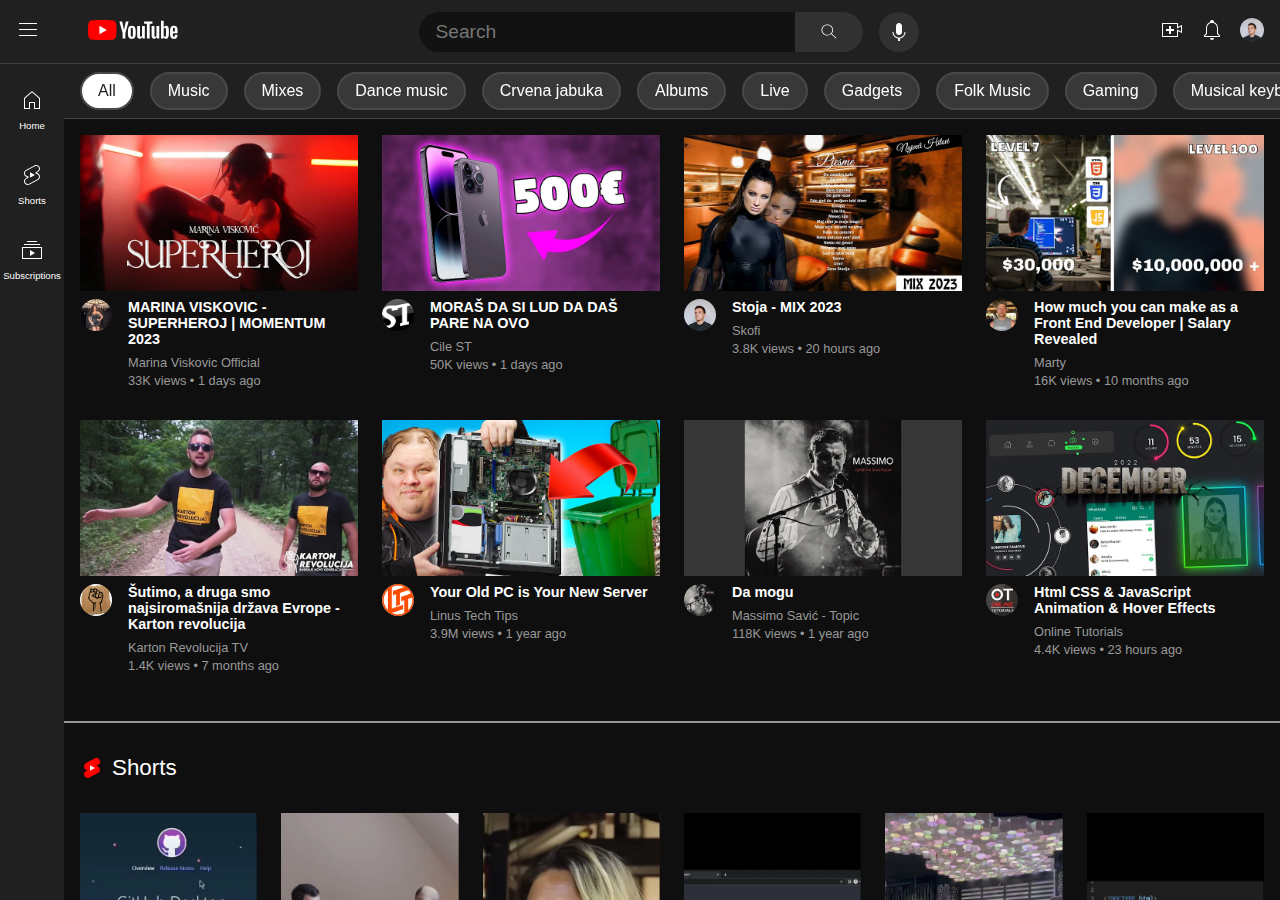
<file: index.html>
<!DOCTYPE html>
<html lang="en">
  <head>
    <meta charset="UTF-8" />
    <meta http-equiv="X-UA-Compatible" content="IE=edge" />
    <meta name="viewport" content="width=device-width, initial-scale=1.0" />
    <link rel="stylesheet" href="./style.css" />
    <link rel="shortcut icon" href="./favicon.ico" type="image/x-icon" />
    <title>YouTube</title>
  </head>
  <body>
    <!-- HEADER -->

    <header class="header">
      <!-- RIGHT SIDE OF HEADER -->

      <a href=""
        ><img src="./assets/menu.svg" alt="Menu" class="header__menu__side"
      /></a>
      <a href="#">
        <img src="./assets/logo.svg" alt="Logo" class="header__logo"
      /></a>

      <!-- CENTERED SEARCH BAR  -->

      <form class="header__search">
        <input type="text" class="header__search-input" placeholder="Search" />
        <button class="header__search__btn">
          <img
            src="./assets/search.svg"
            alt="Search"
            class="header__search__btn-icon"
          />
        </button>
        <button class="header__search__voice">
          <img
            src="./assets/voice.svg"
            alt="Voice search"
            class="header__search__voice__icon"
          />
        </button>
      </form>

      <!-- HEADER NAV BAR WITH CREATE, NOTIFICATIONS AND PROFILE ICONS -->

      <nav class="header__nav">
        <ul class="header__nav-list">
          <li class="header__nav-item">
            <a href="#" class="header__nav-link">
              <img
                src="./assets/create.svg"
                alt="Create"
                class="header__nav-icon"
              />
            </a>
          </li>
          <li class="header__nav-item">
            <a href="#" class="header__nav-link">
              <img
                src="./assets/notification.svg"
                alt="Create"
                class="header__nav-icon"
              />
            </a>
          </li>
          <li class="header__nav-item">
            <a href="#" class="header__nav-link header__nav-icon-profile">
              <img
                src="./assets/profile-image.jfif"
                alt="Create"
                class="header__nav-icon"
              />
            </a>
            <div class="header__nav-item-profile">
              <div class="header__nav-item-profile-about">
                <div class="header__nav-item-profile-about-image">
                  <img src="./assets/profile-image.jfif" alt="profile" />
                </div>
                <div class="header__nav-item-profile-about-info">
                  <span class="header__nav-item-profile-about-info-name"
                    >Mirnes Zahirović</span
                  >
                  <span class="header__nav-item-profile-about-info-email"
                    >contact@mirneszahirovic.me</span
                  >
                  <a href="#">Manage your Google Account</a>
                </div>
              </div>
              <nav class="header__nav-item-profile-nav">
                <ul class="header__nav-item-profile-nav-list">
                  <li class="header__nav-item-profile-nav-list-item">
                    <a
                      href="#"
                      class="header__nav-item-profile-nav-list-item-link"
                    >
                      <img
                        src="./assets/your-channel.svg"
                        alt=""
                        class="header__nav-item-profile-nav-list-item-link-img"
                      />
                      <span
                        class="header__nav-item-profile-nav-list-item-link-text"
                        >Your channel</span
                      >
                    </a>
                  </li>
                  <li class="header__nav-item-profile-nav-list-item">
                    <a
                      href="#"
                      class="header__nav-item-profile-nav-list-item-link"
                    >
                      <img
                        src="./assets/youtube-studio.svg"
                        alt=""
                        class="header__nav-item-profile-nav-list-item-link-img"
                      />
                      <span
                        class="header__nav-item-profile-nav-list-item-link-text"
                        >YouTube Studio</span
                      >
                    </a>
                  </li>
                  <li class="header__nav-item-profile-nav-list-item">
                    <a
                      href="#"
                      class="header__nav-item-profile-nav-list-item-link"
                    >
                      <img
                        src="./assets/switch-accounts.svg"
                        alt=""
                        class="header__nav-item-profile-nav-list-item-link-img"
                      />
                      <span
                        class="header__nav-item-profile-nav-list-item-link-text"
                        >Switch accounts</span
                      >
                    </a>
                  </li>
                  <li class="header__nav-item-profile-nav-list-item">
                    <a
                      href="#"
                      class="header__nav-item-profile-nav-list-item-link"
                    >
                      <img
                        src="./assets/signout.svg"
                        alt=""
                        class="header__nav-item-profile-nav-list-item-link-img"
                      />
                      <span
                        class="header__nav-item-profile-nav-list-item-link-text"
                        >Sign out</span
                      >
                    </a>
                  </li>
                </ul>
              </nav>
              <nav class="header__nav-item-profile-nav">
                <ul class="header__nav-item-profile-nav-list">
                  <li class="header__nav-item-profile-nav-list-item">
                    <a
                      href="#"
                      class="header__nav-item-profile-nav-list-item-link"
                    >
                      <img
                        src="./assets/pruchases.svg"
                        alt=""
                        class="header__nav-item-profile-nav-list-item-link-img"
                      />
                      <span
                        class="header__nav-item-profile-nav-list-item-link-text"
                        >Purchases and memberships
                      </span>
                    </a>
                  </li>
                  <li class="header__nav-item-profile-nav-list-item">
                    <a
                      href="#"
                      class="header__nav-item-profile-nav-list-item-link"
                    >
                      <img
                        src="./assets/your-data.svg"
                        alt=""
                        class="header__nav-item-profile-nav-list-item-link-img"
                      />
                      <span
                        class="header__nav-item-profile-nav-list-item-link-text"
                        >Your data in YouTube</span
                      >
                    </a>
                  </li>
                </ul>
              </nav>
              <nav class="header__nav-item-profile-nav">
                <ul class="header__nav-item-profile-nav-list">
                  <li class="header__nav-item-profile-nav-list-item">
                    <a
                      href="#"
                      class="header__nav-item-profile-nav-list-item-link"
                    >
                      <img
                        src="./assets/appearance.svg"
                        alt=""
                        class="header__nav-item-profile-nav-list-item-link-img"
                      />
                      <span
                        class="header__nav-item-profile-nav-list-item-link-text"
                        >Appearance: Device theme
                      </span>
                    </a>
                  </li>
                  <li class="header__nav-item-profile-nav-list-item">
                    <a
                      href="#"
                      class="header__nav-item-profile-nav-list-item-link"
                    >
                      <img
                        src="./assets/language.svg"
                        alt=""
                        class="header__nav-item-profile-nav-list-item-link-img"
                      />
                      <span
                        class="header__nav-item-profile-nav-list-item-link-text"
                        >Language: British English
                      </span>
                    </a>
                  </li>
                  <li class="header__nav-item-profile-nav-list-item">
                    <a
                      href="#"
                      class="header__nav-item-profile-nav-list-item-link"
                    >
                      <img
                        src="./assets/restricted.svg"
                        alt=""
                        class="header__nav-item-profile-nav-list-item-link-img"
                      />
                      <span
                        class="header__nav-item-profile-nav-list-item-link-text"
                        >Restricted Mode: Off
                      </span>
                    </a>
                  </li>
                  <li class="header__nav-item-profile-nav-list-item">
                    <a
                      href="#"
                      class="header__nav-item-profile-nav-list-item-link"
                    >
                      <img
                        src="./assets/location.svg"
                        alt=""
                        class="header__nav-item-profile-nav-list-item-link-img"
                      />
                      <span
                        class="header__nav-item-profile-nav-list-item-link-text"
                        >Location: Bosnia and Herzegovina
                      </span>
                    </a>
                  </li>
                  <li class="header__nav-item-profile-nav-list-item">
                    <a
                      href="#"
                      class="header__nav-item-profile-nav-list-item-link"
                    >
                      <img
                        src="./assets/keyboard-shortcuts.svg"
                        alt=""
                        class="header__nav-item-profile-nav-list-item-link-img"
                      />
                      <span
                        class="header__nav-item-profile-nav-list-item-link-text"
                        >Keyboard shortcuts
                      </span>
                    </a>
                  </li>
                </ul>
              </nav>
              <nav class="header__nav-item-profile-nav">
                <ul class="header__nav-item-profile-nav-list">
                  <li class="header__nav-item-profile-nav-list-item">
                    <a
                      href="#"
                      class="header__nav-item-profile-nav-list-item-link"
                    >
                      <img
                        src="./assets/settings.svg"
                        alt=""
                        class="header__nav-item-profile-nav-list-item-link-img"
                      />
                      <span
                        class="header__nav-item-profile-nav-list-item-link-text"
                        >Settings
                      </span>
                    </a>
                  </li>
                </ul>
              </nav>
              <nav class="header__nav-item-profile-nav">
                <ul class="header__nav-item-profile-nav-list">
                  <li class="header__nav-item-profile-nav-list-item">
                    <a
                      href="#"
                      class="header__nav-item-profile-nav-list-item-link"
                    >
                      <img
                        src="./assets/help.svg"
                        alt=""
                        class="header__nav-item-profile-nav-list-item-link-img"
                      />
                      <span
                        class="header__nav-item-profile-nav-list-item-link-text"
                        >Help
                      </span>
                    </a>
                  </li>
                  <li class="header__nav-item-profile-nav-list-item">
                    <a
                      href="#"
                      class="header__nav-item-profile-nav-list-item-link"
                    >
                      <img
                        src="./assets/send-feedback.svg"
                        alt=""
                        class="header__nav-item-profile-nav-list-item-link-img"
                      />
                      <span
                        class="header__nav-item-profile-nav-list-item-link-text"
                        >Send feedback
                      </span>
                    </a>
                  </li>
                </ul>
              </nav>
            </div>
          </li>
        </ul>
      </nav>
    </header>

    <!-- TABLET AND MOBILE HEADER-->

    <header class="header__mobile">
      <div class="header__mobile__search">
        <input type="text" class="header__mobile__search-input" />
      </div>
      <div class="header__mobile__logo">
        <img
          src="./assets/logo.svg"
          alt="Logo"
          class="header__mobile__logo-img"
        />
      </div>
      <div class="header__mobile__right-side">
        <img
          src="./assets/search.svg"
          alt="Search"
          class="header__mobile__right-side-search-img"
        />
        <img
          src="./assets/profile-image.jfif"
          alt=""
          class="header__mobile__right-side-profile"
        />
      </div>
    </header>

    <!-- MAIN CONTENT -->

    <main class="main">
      <!-- NAVIGATION ON LEFT SIDE OF MAIN CONTENT -->

      <nav class="main__nav">
        <!-- FIRST GROUP OF NAV LIST -->

        <ul class="main__nav__list">
          <li class="main__nav__list-item">
            <a href="#" class="main__nav__list-link">
              <img
                src="./assets/home.svg"
                alt="Home"
                class="main__nav__list-icon"
              />
              <span class="main__nav__list-text">Home</span>
            </a>
          </li>
          <li class="main__nav__list-item">
            <a href="#" class="main__nav__list-link">
              <img
                src="./assets/shorts.svg"
                alt="Shorts"
                class="main__nav__list-icon"
              />
              <span class="main__nav__list-text">Shorts</span>
            </a>
          </li>
          <li class="main__nav__list-item">
            <a href="#" class="main__nav__list-link">
              <img
                src="./assets/subscriptions.svg"
                alt="Subscriptions"
                class="main__nav__list-icon"
              />
              <span class="main__nav__list-text">Subscriptions</span>
            </a>
          </li>
        </ul>

        <!-- SECOND GROUP OF NAV LIST -->

        <ul class="main__nav__list">
          <li class="main__nav__list-item">
            <a href="#" class="main__nav__list-link">
              <img
                src="./assets/library.svg"
                alt="Library"
                class="main__nav__list-icon"
              />
              <span class="main__nav__list-text">Library</span>
            </a>
          </li>
          <li class="main__nav__list-item">
            <a href="#" class="main__nav__list-link">
              <img
                src="./assets/history.svg"
                alt="History"
                class="main__nav__list-icon"
              />
              <span class="main__nav__list-text">History</span>
            </a>
          </li>
          <li class="main__nav__list-item">
            <a href="#" class="main__nav__list-link">
              <img
                src="./assets/your-videos.svg"
                alt="Your videos"
                class="main__nav__list-icon"
              />
              <span class="main__nav__list-text">Your videos</span>
            </a>
          </li>
          <li class="main__nav__list-item">
            <a href="#" class="main__nav__list-link">
              <img
                src="./assets/watch-later.svg"
                alt="Watch later"
                class="main__nav__list-icon"
              />
              <span class="main__nav__list-text">Watch Later</span>
            </a>
          </li>
          <li class="main__nav__list-item">
            <a href="#" class="main__nav__list-link">
              <img
                src="./assets/liked-videos.svg"
                alt="Liked videos"
                class="main__nav__list-icon"
              />
              <span class="main__nav__list-text">Liked videos</span>
            </a>
          </li>
        </ul>

        <!-- THIRD GROUP OF NAV LIST -->

        <ul class="main__nav__list">
          <span class="main__nav__list__title">SUBSCRIPTIONS</span>
          <li class="main__nav__list-item">
            <a href="#" class="main__nav__list-link">
              <img
                src="./assets/profile1.jpg"
                alt="Hatunic"
                class="main__nav__list-icon-profile"
              />
              <span class="main__nav__list-text">Hatunic Guitar</span>
            </a>
          </li>
          <li class="main__nav__list-item">
            <a href="#" class="main__nav__list-link">
              <img
                src="./assets/profile2.jpg"
                alt="History"
                class="main__nav__list-icon-profile"
              />
              <span class="main__nav__list-text">Karton revolucija</span>
            </a>
          </li>
          <li class="main__nav__list-item">
            <a href="#" class="main__nav__list-link">
              <img
                src="./assets/profile3.jpg"
                alt="Your videos"
                class="main__nav__list-icon-profile"
              />
              <span class="main__nav__list-text">Akshay Saini</span>
            </a>
          </li>
          <li class="main__nav__list-item">
            <a href="#" class="main__nav__list-link">
              <img
                src="./assets/profile4.jpg"
                alt="Watch later"
                class="main__nav__list-icon-profile"
              />
              <span class="main__nav__list-text">cysecor</span>
            </a>
          </li>
          <li class="main__nav__list-item">
            <a href="#" class="main__nav__list-link">
              <img
                src="./assets/profile5.jpg"
                alt="Liked videos"
                class="main__nav__list-icon-profile"
              />
              <span class="main__nav__list-text">CodingNepal</span>
            </a>
          </li>
          <li class="main__nav__list-item">
            <a href="#" class="main__nav__list-link">
              <img
                src="./assets/profile6.jpg"
                alt="Balkan Code"
                class="main__nav__list-icon-profile"
              />
              <span class="main__nav__list-text">BalkanCode</span>
            </a>
          </li>
          <li class="main__nav__list-item">
            <a href="#" class="main__nav__list-link">
              <img
                src="./assets/profile7.jpg"
                alt="Online Tutorials"
                class="main__nav__list-icon-profile"
              />
              <span class="main__nav__list-text">Online Tutorials</span>
            </a>
          </li>
        </ul>

        <!-- FOURTH GROUP OF NAV LIST -->

        <ul class="main__nav__list">
          <span class="main__nav__list__title">EXPLORE</span>
          <li class="main__nav__list-item">
            <a href="#" class="main__nav__list-link">
              <img
                src="./assets/trending.svg"
                alt="Trending"
                class="main__nav__list-icon-profile"
              />
              <span class="main__nav__list-text">Trending</span>
            </a>
          </li>
          <li class="main__nav__list-item">
            <a href="#" class="main__nav__list-link">
              <img
                src="./assets/music.svg"
                alt="Trending"
                class="main__nav__list-icon-profile"
              />
              <span class="main__nav__list-text">Music</span>
            </a>
          </li>
          <li class="main__nav__list-item">
            <a href="#" class="main__nav__list-link">
              <img
                src="./assets/films.svg"
                alt="Trending"
                class="main__nav__list-icon-profile"
              />
              <span class="main__nav__list-text">Films</span>
            </a>
          </li>
          <li class="main__nav__list-item">
            <a href="#" class="main__nav__list-link">
              <img
                src="./assets/gaming.svg"
                alt="Trending"
                class="main__nav__list-icon-profile"
              />
              <span class="main__nav__list-text">Gaming</span>
            </a>
          </li>
          <li class="main__nav__list-item">
            <a href="#" class="main__nav__list-link">
              <img
                src="./assets/sport.svg"
                alt="Trending"
                class="main__nav__list-icon-profile"
              />
              <span class="main__nav__list-text">Sport</span>
            </a>
          </li>
        </ul>

        <!-- FIFT GROUP OF NAV LIST -->

        <ul class="main__nav__list">
          <span class="main__nav__list__title">MORE FROM YOUTUBE</span>
          <li class="main__nav__list-item">
            <a href="#" class="main__nav__list-link">
              <img
                src="./assets/yt-premium.svg"
                alt="YouTube Premium"
                class="main__nav__list-icon-profile"
              />
              <span class="main__nav__list-text">YouTube Premium</span>
            </a>
          </li>
          <li class="main__nav__list-item">
            <a href="#" class="main__nav__list-link">
              <img
                src="./assets/creator-studio.svg"
                alt="Creator Studio"
                class="main__nav__list-icon-profile"
              />
              <span class="main__nav__list-text">Creator Studio</span>
            </a>
          </li>
          <li class="main__nav__list-item">
            <a href="#" class="main__nav__list-link">
              <img
                src="./assets/yt-music.svg"
                alt="YouTube Music"
                class="main__nav__list-icon-profile"
              />
              <span class="main__nav__list-text">YouTube Music</span>
            </a>
          </li>
          <li class="main__nav__list-item">
            <a href="#" class="main__nav__list-link">
              <img
                src="./assets/yt-kids.svg"
                alt="YouTube Kids"
                class="main__nav__list-icon-profile"
              />
              <span class="main__nav__list-text">YouTube Kids</span>
            </a>
          </li>
          <li class="main__nav__list-item">
            <a href="#" class="main__nav__list-link">
              <img
                src="./assets/yt-tv.svg"
                alt="YouTube TV"
                class="main__nav__list-icon-profile"
              />
              <span class="main__nav__list-text">YouTube TV</span>
            </a>
          </li>
        </ul>

        <!-- SIX GROUP OF NAV LIST -->

        <ul class="main__nav__list">
          <li class="main__nav__list-item">
            <a href="#" class="main__nav__list-link">
              <img
                src="./assets/settings.svg"
                alt="Settings"
                class="main__nav__list-icon-profile"
              />
              <span class="main__nav__list-text">Settings</span>
            </a>
          </li>
          <li class="main__nav__list-item">
            <a href="#" class="main__nav__list-link">
              <img
                src="./assets/report-history.svg"
                alt="Report history"
                class="main__nav__list-icon-profile"
              />
              <span class="main__nav__list-text">Report history</span>
            </a>
          </li>
          <li class="main__nav__list-item">
            <a href="#" class="main__nav__list-link">
              <img
                src="./assets/help.svg"
                alt="Help"
                class="main__nav__list-icon-profile"
              />
              <span class="main__nav__list-text">Help</span>
            </a>
          </li>
          <li class="main__nav__list-item">
            <a href="#" class="main__nav__list-link">
              <img
                src="./assets/send-feedback.svg"
                alt="Send feedback"
                class="main__nav__list-icon-profile"
              />
              <span class="main__nav__list-text">Send feedback</span>
            </a>
          </li>
        </ul>

        <!-- NAV FOOTER -->

        <div class="main__nav__footer">
          <div class="main__nav__footer__links">
            <a href="#">About</a>
            <a href="#">Press</a>
            <a href="#">Copyright</a>
            <a href="#">Contact us</a>
            <a href="#">Creator</a>
            <a href="#">Advertise</a>
            <a href="#">Developers</a>
          </div>
          <div class="main__nav__footer__links">
            <a href="#">Terms</a>
            <a href="#">Privacy</a>
            <a href="#">Policy & Safety</a>
            <a href="#">How YouTube Works</a>
            <a href="#">Test new features</a>
          </div>
          <span class="main__nav__footer__copyright"
            >&copy; 2023 Google LLC
          </span>
        </div>
      </nav>

      <nav class="main__nav__tablet">
        <ul class="main__nav__tablet-list">
          <li class="main__nav__tablet-list-item">
            <a class="main__nav__tablet-list-item-link" href="#"
              ><img
                src="./assets/home.svg"
                alt=""
                class="main__nav__tablet-list-item--link-img"
              />
              <span class="main__nav__tablet-list-item-link-text">Home</span></a
            >
          </li>
          <li class="main__nav__tablet-list-item">
            <a class="main__nav__tablet-list-item-link" href="#"
              ><img
                src="./assets/shorts.svg"
                alt=""
                class="main__nav__tablet-list-item-link-img"
              />
              <span class="main__nav__tablet-list-item-link-text"
                >Shorts</span
              ></a
            >
          </li>
          <li class="main__nav__tablet-list-item">
            <a class="main__nav__tablet-list-item-link" href="#"
              ><img
                src="./assets/subscriptions.svg"
                alt=""
                class="main__nav__tablet-list-item-link-img"
              />
              <span class="main__nav__tablet-list-item-link-text"
                >Subscriptions</span
              ></a
            >
          </li>
        </ul>
      </nav>

      <!-- MAIN VIDEOS CONTAINER -->

      <div class="main__videos__container">
        <!-- VIDEOS CATEGORIES -->

        <nav class="main__videos__container__categories">
          <ul class="main__videos__container__categories-list">
            <li
              class="main__videos__container__categories-list-item active__link"
            >
              All
            </li>
            <li class="main__videos__container__categories-list-item">Music</li>
            <li class="main__videos__container__categories-list-item">Mixes</li>
            <li class="main__videos__container__categories-list-item">
              Dance music
            </li>
            <li class="main__videos__container__categories-list-item">
              Crvena jabuka
            </li>
            <li class="main__videos__container__categories-list-item">
              Albums
            </li>
            <li class="main__videos__container__categories-list-item">Live</li>
            <li class="main__videos__container__categories-list-item">
              Gadgets
            </li>
            <li class="main__videos__container__categories-list-item">
              Folk Music
            </li>
            <li class="main__videos__container__categories-list-item">
              Gaming
            </li>
            <li class="main__videos__container__categories-list-item">
              Musical keyboard
            </li>
            <li class="main__videos__container__categories-list-item">
              JavaScript
            </li>
            <li class="main__videos__container__categories-list-item">
              Computer programming
            </li>
          </ul>
        </nav>

        <!-- VIDEOS CONTAINER - FIRST GROUP-->

        <div class="main__videos__container__videos">
          <a href="watch/youtube_video.html">
            <div class="main__videos__container__videos-video">
              <img
                src="assets/videos/1.webp"
                alt="Thumbnail"
                class="main__videos__container__videos-video-thumbnail-img"
              />
              <div class="main__videos__container__videos-video-info">
                <div
                  class="main__videos__container__videos-video-info-publisher-image"
                >
                  <img src="assets/videos/marinaviskovic.jpg" alt="Profile" />
                </div>
                <div class="main__videos__container__videos-video-info-other">
                  <h3
                    class="main__videos__container__videos-video-info-other-title"
                  >
                    MARINA VISKOVIC - SUPERHEROJ | MOMENTUM 2023
                  </h3>
                  <p
                    class="main__videos__container__videos-video-info-other-publisher"
                  >
                    Marina Viskovic Official
                  </p>
                  <p
                    class="main__videos__container__videos-video-info-other-views"
                  >
                    33K views • 1 days ago
                  </p>
                </div>
              </div>
            </div>
          </a>

          <a href="watch/youtube_video.html">
            <div class="main__videos__container__videos-video">
              <img
                src="./assets/videos/2.webp"
                alt="Thumbnail"
                class="main__videos__container__videos-video-thumbnail-img"
              />
              <div class="main__videos__container__videos-video-info">
                <div
                  class="main__videos__container__videos-video-info-publisher-image"
                >
                  <img src="./assets/videos/cilest.jpg" alt="Profile" />
                </div>
                <div class="main__videos__container__videos-video-info-other">
                  <h3
                    class="main__videos__container__videos-video-info-other-title"
                  >
                    MORAŠ DA SI LUD DA DAŠ PARE NA OVO
                  </h3>
                  <p
                    class="main__videos__container__videos-video-info-other-publisher"
                  >
                    Cile ST
                  </p>
                  <p
                    class="main__videos__container__videos-video-info-other-views"
                  >
                    50K views • 1 days ago
                  </p>
                </div>
              </div>
            </div>
          </a>

          <a href="watch/youtube_video.html">
            <div class="main__videos__container__videos-video">
              <img
                src="./assets/videos/3.webp"
                alt="Thumbnail"
                class="main__videos__container__videos-video-thumbnail-img"
              />
              <div class="main__videos__container__videos-video-info">
                <div
                  class="main__videos__container__videos-video-info-publisher-image"
                >
                  <img src="./assets/profile-image.jfif" alt="Profile" />
                </div>
                <div class="main__videos__container__videos-video-info-other">
                  <h3
                    class="main__videos__container__videos-video-info-other-title"
                  >
                    Stoja - MIX 2023
                  </h3>
                  <p
                    class="main__videos__container__videos-video-info-other-publisher"
                  >
                    Skofi
                  </p>
                  <p
                    class="main__videos__container__videos-video-info-other-views"
                  >
                    3.8K views • 20 hours ago
                  </p>
                </div>
              </div>
            </div>
          </a>

          <a href="watch/youtube_video.html">
            <div class="main__videos__container__videos-video">
              <img
                src="./assets/videos/4.webp"
                alt="Thumbnail"
                class="main__videos__container__videos-video-thumbnail-img"
              />
              <div class="main__videos__container__videos-video-info">
                <div
                  class="main__videos__container__videos-video-info-publisher-image"
                >
                  <img src="./assets/videos/marty.jpg" alt="Profile" />
                </div>
                <div class="main__videos__container__videos-video-info-other">
                  <h3
                    class="main__videos__container__videos-video-info-other-title"
                  >
                    How much you can make as a Front End Developer | Salary
                    Revealed
                  </h3>
                  <p
                    class="main__videos__container__videos-video-info-other-publisher"
                  >
                    Marty
                  </p>
                  <p
                    class="main__videos__container__videos-video-info-other-views"
                  >
                    16K views • 10 months ago
                  </p>
                </div>
              </div>
            </div>
          </a>

          <a href="watch/youtube_video.html">
            <div class="main__videos__container__videos-video">
              <img
                src="./assets/videos/5.webp"
                alt="Thumbnail"
                class="main__videos__container__videos-video-thumbnail-img"
              />
              <div class="main__videos__container__videos-video-info">
                <div
                  class="main__videos__container__videos-video-info-publisher-image"
                >
                  <img
                    src="./assets/videos/kartonrevolucija.jpg"
                    alt="Profile"
                  />
                </div>
                <div class="main__videos__container__videos-video-info-other">
                  <h3
                    class="main__videos__container__videos-video-info-other-title"
                  >
                    Šutimo, a druga smo najsiromašnija država Evrope - Karton
                    revolucija
                  </h3>
                  <p
                    class="main__videos__container__videos-video-info-other-publisher"
                  >
                    Karton Revolucija TV
                  </p>
                  <p
                    class="main__videos__container__videos-video-info-other-views"
                  >
                    1.4K views • 7 months ago
                  </p>
                </div>
              </div>
            </div>
          </a>

          <a href="watch/youtube_video.html">
            <div class="main__videos__container__videos-video">
              <img
                src="./assets/videos/6.webp"
                alt="Thumbnail"
                class="main__videos__container__videos-video-thumbnail-img"
              />
              <div class="main__videos__container__videos-video-info">
                <div
                  class="main__videos__container__videos-video-info-publisher-image"
                >
                  <img src="./assets/videos/linustech.jpg" alt="Profile" />
                </div>
                <div class="main__videos__container__videos-video-info-other">
                  <h3
                    class="main__videos__container__videos-video-info-other-title"
                  >
                    Your Old PC is Your New Server
                  </h3>
                  <p
                    class="main__videos__container__videos-video-info-other-publisher"
                  >
                    Linus Tech Tips
                  </p>
                  <p
                    class="main__videos__container__videos-video-info-other-views"
                  >
                    3.9M views • 1 year ago
                  </p>
                </div>
              </div>
            </div>
          </a>

          <a href="watch/youtube_video.html">
            <div class="main__videos__container__videos-video">
              <img
                src="./assets/videos/7.webp"
                alt="Thumbnail"
                class="main__videos__container__videos-video-thumbnail-img"
              />
              <div class="main__videos__container__videos-video-info">
                <div
                  class="main__videos__container__videos-video-info-publisher-image"
                >
                  <img src="./assets/videos/massimo.jpg" alt="Profile" />
                </div>
                <div class="main__videos__container__videos-video-info-other">
                  <h3
                    class="main__videos__container__videos-video-info-other-title"
                  >
                    Da mogu
                  </h3>
                  <p
                    class="main__videos__container__videos-video-info-other-publisher"
                  >
                    Massimo Savić - Topic
                  </p>
                  <p
                    class="main__videos__container__videos-video-info-other-views"
                  >
                    118K views • 1 year ago
                  </p>
                </div>
              </div>
            </div>
          </a>

          <a href="watch/youtube_video.html">
            <div class="main__videos__container__videos-video">
              <img
                src="./assets/videos/8.webp"
                alt="Thumbnail"
                class="main__videos__container__videos-video-thumbnail-img"
              />
              <div class="main__videos__container__videos-video-info">
                <div
                  class="main__videos__container__videos-video-info-publisher-image"
                >
                  <img
                    src="./assets/videos/onlinetutorials.jpg"
                    alt="Profile"
                  />
                </div>
                <div class="main__videos__container__videos-video-info-other">
                  <h3
                    class="main__videos__container__videos-video-info-other-title"
                  >
                    Html CSS & JavaScript Animation & Hover Effects
                  </h3>
                  <p
                    class="main__videos__container__videos-video-info-other-publisher"
                  >
                    Online Tutorials
                  </p>
                  <p
                    class="main__videos__container__videos-video-info-other-views"
                  >
                    4.4K views • 23 hours ago
                  </p>
                </div>
              </div>
            </div>
          </a>
        </div>

        <!-- SHORTS CONTAINER -->
        <div class="main__videos__container__shorts__container">
          <div class="main__videos__container__shorts__container-logo">
            <img src="./assets/shorts-home.svg" alt="Shorts-logo" />
            <p class="main__videos__container__shorts__container-logo-text">
              Shorts
            </p>
          </div>
          <div class="main__videos__container__shorts__container__shorts">
            <div
              class="main__videos__container__shorts__container__shorts-short"
            >
              <img
                src="./assets/videos/1s.webp"
                alt="Short"
                class="main__videos__container__shorts__container__shorts-short-thumbnail"
              />
              <h4
                class="main__videos__container__shorts__container__shorts-short-title"
              >
                How to deploy your website for free...
              </h4>
              <p
                class="main__videos__container__shorts__container__shorts-short-views"
              >
                185 views
              </p>
            </div>
            <div
              class="main__videos__container__shorts__container__shorts-short"
            >
              <img
                src="./assets/videos/2s.webp"
                alt="Short"
                class="main__videos__container__shorts__container__shorts-short-thumbnail"
              />
              <h4
                class="main__videos__container__shorts__container__shorts-short-title"
              >
                AI će zamijeniti programere?
              </h4>
              <p
                class="main__videos__container__shorts__container__shorts-short-views"
              >
                1.6K views
              </p>
            </div>
            <div
              class="main__videos__container__shorts__container__shorts-short"
            >
              <img
                src="./assets/videos/3s.webp"
                alt="Short"
                class="main__videos__container__shorts__container__shorts-short-thumbnail"
              />
              <h4
                class="main__videos__container__shorts__container__shorts-short-title"
              >
                Feminizam - Nikea Vučetić
              </h4>
              <p
                class="main__videos__container__shorts__container__shorts-short-views"
              >
                274K views
              </p>
            </div>
            <div
              class="main__videos__container__shorts__container__shorts-short"
            >
              <img
                src="./assets/videos/4s.webp"
                alt="Short"
                class="main__videos__container__shorts__container__shorts-short-thumbnail"
              />
              <h4
                class="main__videos__container__shorts__container__shorts-short-title"
              >
                ChatGPT AI INSANE! Create Website with...
              </h4>
              <p
                class="main__videos__container__shorts__container__shorts-short-views"
              >
                163K views
              </p>
            </div>
            <div
              class="main__videos__container__shorts__container__shorts-short"
            >
              <img
                src="./assets/videos/5s.webp"
                alt="Short"
                class="main__videos__container__shorts__container__shorts-short-thumbnail"
              />
              <h4
                class="main__videos__container__shorts__container__shorts-short-title"
              >
                Tonska proba za početak koncerta...
              </h4>
              <p
                class="main__videos__container__shorts__container__shorts-short-views"
              >
                761K views
              </p>
            </div>
            <div
              class="main__videos__container__shorts__container__shorts-short"
            >
              <img
                src="./assets/videos/6s.webp"
                alt="Short"
                class="main__videos__container__shorts__container__shorts-short-thumbnail"
              />
              <h4
                class="main__videos__container__shorts__container__shorts-short-title"
              >
                html loader
              </h4>
              <p
                class="main__videos__container__shorts__container__shorts-short-views"
              >
                243K views
              </p>
            </div>
          </div>
        </div>

        <!-- SECOND VIDEO GROUP  -->

        <div
          class="main__videos__container__videos main__videos__container__videos__second-group"
        >
          <a href="watch/youtube_video.html">
            <div class="main__videos__container__videos-video">
              <img
                src="./assets/videos/9.webp"
                alt="Thumbnail"
                class="main__videos__container__videos-video-thumbnail-img"
              />
              <div class="main__videos__container__videos-video-info">
                <div
                  class="main__videos__container__videos-video-info-publisher-image"
                >
                  <img src="./assets/videos/croatiarecords.jpg" alt="Profile" />
                </div>
                <div class="main__videos__container__videos-video-info-other">
                  <h3
                    class="main__videos__container__videos-video-info-other-title"
                  >
                    Arsen Dedić - Ne plači (Official lyric video)
                  </h3>
                  <p
                    class="main__videos__container__videos-video-info-other-publisher"
                  >
                    Croatia Records
                  </p>
                  <p
                    class="main__videos__container__videos-video-info-other-views"
                  >
                    1.4K views • 21 hours ago
                  </p>
                </div>
              </div>
            </div>
          </a>

          <a href="watch/youtube_video.html">
            <div class="main__videos__container__videos-video">
              <img
                src="./assets/videos/10.webp"
                alt="Thumbnail"
                class="main__videos__container__videos-video-thumbnail-img"
              />
              <div class="main__videos__container__videos-video-info">
                <div
                  class="main__videos__container__videos-video-info-publisher-image"
                >
                  <img src="./assets/videos/hrtglazba.jpg" alt="Profile" />
                </div>
                <div class="main__videos__container__videos-video-info-other">
                  <h3
                    class="main__videos__container__videos-video-info-other-title"
                  >
                    Parni Valjak - 30 godina (i to bi bilo to) - drugi dio
                  </h3>
                  <p
                    class="main__videos__container__videos-video-info-other-publisher"
                  >
                    HRT Glazba
                  </p>
                  <p
                    class="main__videos__container__videos-video-info-other-views"
                  >
                    406K views • 2 years ago
                  </p>
                </div>
              </div>
            </div>
          </a>

          <a href="watch/youtube_video.html">
            <div class="main__videos__container__videos-video">
              <img
                src="./assets/videos/11.webp"
                alt="Thumbnail"
                class="main__videos__container__videos-video-thumbnail-img"
              />
              <div class="main__videos__container__videos-video-info">
                <div
                  class="main__videos__container__videos-video-info-publisher-image"
                >
                  <img
                    src="./assets/videos/techworldwithnana.jpg"
                    alt="Profile"
                  />
                </div>
                <div class="main__videos__container__videos-video-info-other">
                  <h3
                    class="main__videos__container__videos-video-info-other-title"
                  >
                    Azure DevOps Tutorial for Beginners | CI/CD with Azure
                    Pipelines
                  </h3>
                  <p
                    class="main__videos__container__videos-video-info-other-publisher"
                  >
                    TechWorld with Nana
                  </p>
                  <p
                    class="main__videos__container__videos-video-info-other-views"
                  >
                    303K views • 6 months ago
                  </p>
                </div>
              </div>
            </div>
          </a>

          <a href="watch/youtube_video.html">
            <div class="main__videos__container__videos-video">
              <img
                src="./assets/videos/12.webp"
                alt="Thumbnail"
                class="main__videos__container__videos-video-thumbnail-img"
              />
              <div class="main__videos__container__videos-video-info">
                <div
                  class="main__videos__container__videos-video-info-publisher-image"
                >
                  <img src="./assets/videos/bajtbox.jpg" alt="Profile" />
                </div>
                <div class="main__videos__container__videos-video-info-other">
                  <h3
                    class="main__videos__container__videos-video-info-other-title"
                  >
                    KAKO JE SVE POČELO - Sony PlayStation 1
                  </h3>
                  <p
                    class="main__videos__container__videos-video-info-other-publisher"
                  >
                    Bajtbox
                  </p>
                  <p
                    class="main__videos__container__videos-video-info-other-views"
                  >
                    31K views • 2 weeks ago
                  </p>
                </div>
              </div>
            </div>
          </a>

          <a href="watch/youtube_video.html">
            <div class="main__videos__container__videos-video">
              <img
                src="./assets/videos/13.webp"
                alt="Thumbnail"
                class="main__videos__container__videos-video-thumbnail-img"
              />
              <div class="main__videos__container__videos-video-info">
                <div
                  class="main__videos__container__videos-video-info-publisher-image"
                >
                  <img src="./assets/videos/davegray.jpg" alt="Profile" />
                </div>
                <div class="main__videos__container__videos-video-info-other">
                  <h3
                    class="main__videos__container__videos-video-info-other-title"
                  >
                    React Redux Full Course for Beginners | Redux Toolkit
                    Complete...
                  </h3>
                  <p
                    class="main__videos__container__videos-video-info-other-publisher"
                  >
                    Dave Gray
                  </p>
                  <p
                    class="main__videos__container__videos-video-info-other-views"
                  >
                    175K views • 8 months ago
                  </p>
                </div>
              </div>
            </div>
          </a>

          <a href="watch/youtube_video.html">
            <div class="main__videos__container__videos-video">
              <img
                src="./assets/videos/14.webp"
                alt="Thumbnail"
                class="main__videos__container__videos-video-thumbnail-img"
              />
              <div class="main__videos__container__videos-video-info">
                <div
                  class="main__videos__container__videos-video-info-publisher-image"
                >
                  <img src="./assets/videos/webdevcody.jpg" alt="Profile" />
                </div>
                <div class="main__videos__container__videos-video-info-other">
                  <h3
                    class="main__videos__container__videos-video-info-other-title"
                  >
                    Is ChatGPT actually useful for coding?;
                  </h3>
                  <p
                    class="main__videos__container__videos-video-info-other-publisher"
                  >
                    Web Dev Cody
                  </p>
                  <p
                    class="main__videos__container__videos-video-info-other-views"
                  >
                    196K views • 1 month ago
                  </p>
                </div>
              </div>
            </div>
          </a>

          <a href="watch/youtube_video.html">
            <div class="main__videos__container__videos-video">
              <img
                src="./assets/videos/15.webp"
                alt="Thumbnail"
                class="main__videos__container__videos-video-thumbnail-img"
              />
              <div class="main__videos__container__videos-video-info">
                <div
                  class="main__videos__container__videos-video-info-publisher-image"
                >
                  <img src="./assets/videos/awesome.jpg" alt="Profile" />
                </div>
                <div class="main__videos__container__videos-video-info-other">
                  <h3
                    class="main__videos__container__videos-video-info-other-title"
                  >
                    C5 dev trends to follow in 2023
                  </h3>
                  <p
                    class="main__videos__container__videos-video-info-other-publisher"
                  >
                    Awesome
                  </p>
                  <p
                    class="main__videos__container__videos-video-info-other-views"
                  >
                    46K views • 3 weeks ago
                  </p>
                </div>
              </div>
            </div>
          </a>

          <a href="watch/youtube_video.html">
            <div class="main__videos__container__videos-video">
              <img
                src="./assets/videos/16.webp"
                alt="Thumbnail"
                class="main__videos__container__videos-video-thumbnail-img"
              />
              <div class="main__videos__container__videos-video-info">
                <div
                  class="main__videos__container__videos-video-info-publisher-image"
                >
                  <img src="./assets/videos/freecodecamp.jpg" alt="Profile" />
                </div>
                <div class="main__videos__container__videos-video-info-other">
                  <h3
                    class="main__videos__container__videos-video-info-other-title"
                  >
                    Learn Python GUI Development for Desktop - PySide6 and Qt
                    Tutorial
                  </h3>
                  <p
                    class="main__videos__container__videos-video-info-other-publisher"
                  >
                    freeCodeCamp.org
                  </p>
                  <p
                    class="main__videos__container__videos-video-info-other-views"
                  >
                    103K views • 1 month ago
                  </p>
                </div>
              </div>
            </div>
          </a>

          <!--
            Hello
          -->
          <!--           
          <div class="main__videos__container__videos-video">
            <img
              src="./assets/videos/1.webp"
              alt="Thumbnail"
              class="main__videos__container__videos-video-thumbnail-img"
            />
            <div class="main__videos__container__videos-video-info">
              <div
                class="main__videos__container__videos-video-info-publisher-image"
              >
                <img src="./assets/profile-image.jfif" alt="Profile" />
              </div>
              <div class="main__videos__container__videos-video-info-other">
                <h3
                  class="main__videos__container__videos-video-info-other-title"
                >
                  Can ChatGPT write good CSS?
                </h3>
                <p
                  class="main__videos__container__videos-video-info-other-publisher"
                >
                  Kevin Powwel
                </p>
                <p
                  class="main__videos__container__videos-video-info-other-views"
                >
                  128K views • 2 days ago
                </p>
              </div>
            </div>
          </div>
          <div class="main__videos__container__videos-video">
            <img
              src="./assets/videos/1.webp"
              alt="Thumbnail"
              class="main__videos__container__videos-video-thumbnail-img"
            />
            <div class="main__videos__container__videos-video-info">
              <div
                class="main__videos__container__videos-video-info-publisher-image"
              >
                <img src="./assets/profile-image.jfif" alt="Profile" />
              </div>
              <div class="main__videos__container__videos-video-info-other">
                <h3
                  class="main__videos__container__videos-video-info-other-title"
                >
                  Can ChatGPT write good CSS?
                </h3>
                <p
                  class="main__videos__container__videos-video-info-other-publisher"
                >
                  Kevin Powwel
                </p>
                <p
                  class="main__videos__container__videos-video-info-other-views"
                >
                  128K views • 2 days ago
                </p>
              </div>
            </div>
          </div>
          <div class="main__videos__container__videos-video">
            <img
              src="./assets/videos/1.webp"
              alt="Thumbnail"
              class="main__videos__container__videos-video-thumbnail-img"
            />
            <div class="main__videos__container__videos-video-info">
              <div
                class="main__videos__container__videos-video-info-publisher-image"
              >
                <img src="./assets/profile-image.jfif" alt="Profile" />
              </div>
              <div class="main__videos__container__videos-video-info-other">
                <h3
                  class="main__videos__container__videos-video-info-other-title"
                >
                  Can ChatGPT write good CSS?
                </h3>
                <p
                  class="main__videos__container__videos-video-info-other-publisher"
                >
                  Kevin Powwel
                </p>
                <p
                  class="main__videos__container__videos-video-info-other-views"
                >
                  128K views • 2 days ago
                </p>
              </div>
            </div>
          </div>
          <div class="main__videos__container__videos-video">
            <img
              src="./assets/videos/1.webp"
              alt="Thumbnail"
              class="main__videos__container__videos-video-thumbnail-img"
            />
            <div class="main__videos__container__videos-video-info">
              <div
                class="main__videos__container__videos-video-info-publisher-image"
              >
                <img src="./assets/profile-image.jfif" alt="Profile" />
              </div>
              <div class="main__videos__container__videos-video-info-other">
                <h3
                  class="main__videos__container__videos-video-info-other-title"
                >
                  Can ChatGPT write good CSS?
                </h3>
                <p
                  class="main__videos__container__videos-video-info-other-publisher"
                >
                  Kevin Powwel
                </p>
                <p
                  class="main__videos__container__videos-video-info-other-views"
                >
                  128K views • 2 days ago
                </p>
              </div>
            </div>
          </div>
          <div class="main__videos__container__videos-video">
            <img
              src="./assets/videos/1.webp"
              alt="Thumbnail"
              class="main__videos__container__videos-video-thumbnail-img"
            />
            <div class="main__videos__container__videos-video-info">
              <div
                class="main__videos__container__videos-video-info-publisher-image"
              >
                <img src="./assets/profile-image.jfif" alt="Profile" />
              </div>
              <div class="main__videos__container__videos-video-info-other">
                <h3
                  class="main__videos__container__videos-video-info-other-title"
                >
                  Can ChatGPT write good CSS?
                </h3>
                <p
                  class="main__videos__container__videos-video-info-other-publisher"
                >
                  Kevin Powwel
                </p>
                <p
                  class="main__videos__container__videos-video-info-other-views"
                >
                  128K views • 2 days ago
                </p>
              </div>
            </div>
          </div>
          <div class="main__videos__container__videos-video">
            <img
              src="./assets/videos/1.webp"
              alt="Thumbnail"
              class="main__videos__container__videos-video-thumbnail-img"
            />
            <div class="main__videos__container__videos-video-info">
              <div
                class="main__videos__container__videos-video-info-publisher-image"
              >
                <img src="./assets/profile-image.jfif" alt="Profile" />
              </div>
              <div class="main__videos__container__videos-video-info-other">
                <h3
                  class="main__videos__container__videos-video-info-other-title"
                >
                  Can ChatGPT write good CSS?
                </h3>
                <p
                  class="main__videos__container__videos-video-info-other-publisher"
                >
                  Kevin Powwel
                </p>
                <p
                  class="main__videos__container__videos-video-info-other-views"
                >
                  128K views • 2 days ago
                </p>
              </div>
            </div>
          </div>
          <div class="main__videos__container__videos-video">
            <img
              src="./assets/videos/1.webp"
              alt="Thumbnail"
              class="main__videos__container__videos-video-thumbnail-img"
            />
            <div class="main__videos__container__videos-video-info">
              <div
                class="main__videos__container__videos-video-info-publisher-image"
              >
                <img src="./assets/profile-image.jfif" alt="Profile" />
              </div>
              <div class="main__videos__container__videos-video-info-other">
                <h3
                  class="main__videos__container__videos-video-info-other-title"
                >
                  Can ChatGPT write good CSS?
                </h3>
                <p
                  class="main__videos__container__videos-video-info-other-publisher"
                >
                  Kevin Powwel
                </p>
                <p
                  class="main__videos__container__videos-video-info-other-views"
                >
                  128K views • 2 days ago
                </p>
              </div>
            </div>
          </div>
          <div class="main__videos__container__videos-video">
            <img
              src="./assets/videos/1.webp"
              alt="Thumbnail"
              class="main__videos__container__videos-video-thumbnail-img"
            />
            <div class="main__videos__container__videos-video-info">
              <div
                class="main__videos__container__videos-video-info-publisher-image"
              >
                <img src="./assets/profile-image.jfif" alt="Profile" />
              </div>
              <div class="main__videos__container__videos-video-info-other">
                <h3
                  class="main__videos__container__videos-video-info-other-title"
                >
                  Can ChatGPT write good CSS?
                </h3>
                <p
                  class="main__videos__container__videos-video-info-other-publisher"
                >
                  Kevin Powwel
                </p>
                <p
                  class="main__videos__container__videos-video-info-other-views"
                >
                  128K views • 2 days ago
                </p>
              </div>
            </div>
          </div>
          <div class="main__videos__container__videos-video">
            <img
              src="./assets/videos/1.webp"
              alt="Thumbnail"
              class="main__videos__container__videos-video-thumbnail-img"
            />
            <div class="main__videos__container__videos-video-info">
              <div
                class="main__videos__container__videos-video-info-publisher-image"
              >
                <img src="./assets/profile-image.jfif" alt="Profile" />
              </div>
              <div class="main__videos__container__videos-video-info-other">
                <h3
                  class="main__videos__container__videos-video-info-other-title"
                >
                  Can ChatGPT write good CSS?
                </h3>
                <p
                  class="main__videos__container__videos-video-info-other-publisher"
                >
                  Kevin Powwel
                </p>
                <p
                  class="main__videos__container__videos-video-info-other-views"
                >
                  128K views • 2 days ago
                </p>
              </div>
            </div>
          </div>
          <div class="main__videos__container__videos-video">
            <img
              src="./assets/videos/1.webp"
              alt="Thumbnail"
              class="main__videos__container__videos-video-thumbnail-img"
            />
            <div class="main__videos__container__videos-video-info">
              <div
                class="main__videos__container__videos-video-info-publisher-image"
              >
                <img src="./assets/profile-image.jfif" alt="Profile" />
              </div>
              <div class="main__videos__container__videos-video-info-other">
                <h3
                  class="main__videos__container__videos-video-info-other-title"
                >
                  Can ChatGPT write good CSS?
                </h3>
                <p
                  class="main__videos__container__videos-video-info-other-publisher"
                >
                  Kevin Powwel
                </p>
                <p
                  class="main__videos__container__videos-video-info-other-views"
                >
                  128K views • 2 days ago
                </p>
              </div>
            </div>
          </div>
          <div class="main__videos__container__videos-video">
            <img
              src="./assets/videos/1.webp"
              alt="Thumbnail"
              class="main__videos__container__videos-video-thumbnail-img"
            />
            <div class="main__videos__container__videos-video-info">
              <div
                class="main__videos__container__videos-video-info-publisher-image"
              >
                <img src="./assets/profile-image.jfif" alt="Profile" />
              </div>
              <div class="main__videos__container__videos-video-info-other">
                <h3
                  class="main__videos__container__videos-video-info-other-title"
                >
                  Can ChatGPT write good CSS?
                </h3>
                <p
                  class="main__videos__container__videos-video-info-other-publisher"
                >
                  Kevin Powwel
                </p>
                <p
                  class="main__videos__container__videos-video-info-other-views"
                >
                  128K views • 2 days ago
                </p>
              </div>
            </div>
          </div>
          <div class="main__videos__container__videos-video">
            <img
              src="./assets/videos/1.webp"
              alt="Thumbnail"
              class="main__videos__container__videos-video-thumbnail-img"
            />
            <div class="main__videos__container__videos-video-info">
              <div
                class="main__videos__container__videos-video-info-publisher-image"
              >
                <img src="./assets/profile-image.jfif" alt="Profile" />
              </div>
              <div class="main__videos__container__videos-video-info-other">
                <h3
                  class="main__videos__container__videos-video-info-other-title"
                >
                  Can ChatGPT write good CSS?
                </h3>
                <p
                  class="main__videos__container__videos-video-info-other-publisher"
                >
                  Kevin Powwel
                </p>
                <p
                  class="main__videos__container__videos-video-info-other-views"
                >
                  128K views • 2 days ago
                </p>
              </div>
            </div>
          </div>
          <div class="main__videos__container__videos-video">
            <img
              src="./assets/videos/1.webp"
              alt="Thumbnail"
              class="main__videos__container__videos-video-thumbnail-img"
            />
            <div class="main__videos__container__videos-video-info">
              <div
                class="main__videos__container__videos-video-info-publisher-image"
              >
                <img src="./assets/profile-image.jfif" alt="Profile" />
              </div>
              <div class="main__videos__container__videos-video-info-other">
                <h3
                  class="main__videos__container__videos-video-info-other-title"
                >
                  Can ChatGPT write good CSS?
                </h3>
                <p
                  class="main__videos__container__videos-video-info-other-publisher"
                >
                  Kevin Powwel
                </p>
                <p
                  class="main__videos__container__videos-video-info-other-views"
                >
                  128K views • 2 days ago
                </p>
              </div>
            </div>
          </div>
          <div class="main__videos__container__videos-video">
            <img
              src="./assets/videos/1.webp"
              alt="Thumbnail"
              class="main__videos__container__videos-video-thumbnail-img"
            />
            <div class="main__videos__container__videos-video-info">
              <div
                class="main__videos__container__videos-video-info-publisher-image"
              >
                <img src="./assets/profile-image.jfif" alt="Profile" />
              </div>
              <div class="main__videos__container__videos-video-info-other">
                <h3
                  class="main__videos__container__videos-video-info-other-title"
                >
                  Can ChatGPT write good CSS?
                </h3>
                <p
                  class="main__videos__container__videos-video-info-other-publisher"
                >
                  Kevin Powwel
                </p>
                <p
                  class="main__videos__container__videos-video-info-other-views"
                >
                  128K views • 2 days ago
                </p>
              </div>
            </div>
          </div>
          <div class="main__videos__container__videos-video">
            <img
              src="./assets/videos/1.webp"
              alt="Thumbnail"
              class="main__videos__container__videos-video-thumbnail-img"
            />
            <div class="main__videos__container__videos-video-info">
              <div
                class="main__videos__container__videos-video-info-publisher-image"
              >
                <img src="./assets/profile-image.jfif" alt="Profile" />
              </div>
              <div class="main__videos__container__videos-video-info-other">
                <h3
                  class="main__videos__container__videos-video-info-other-title"
                >
                  Can ChatGPT write good CSS?
                </h3>
                <p
                  class="main__videos__container__videos-video-info-other-publisher"
                >
                  Kevin Powwel
                </p>
                <p
                  class="main__videos__container__videos-video-info-other-views"
                >
                  128K views • 2 days ago
                </p>
              </div>
            </div>
          </div>
          <div class="main__videos__container__videos-video">
            <img
              src="./assets/videos/1.webp"
              alt="Thumbnail"
              class="main__videos__container__videos-video-thumbnail-img"
            />
            <div class="main__videos__container__videos-video-info">
              <div
                class="main__videos__container__videos-video-info-publisher-image"
              >
                <img src="./assets/profile-image.jfif" alt="Profile" />
              </div>
              <div class="main__videos__container__videos-video-info-other">
                <h3
                  class="main__videos__container__videos-video-info-other-title"
                >
                  Can ChatGPT write good CSS?
                </h3>
                <p
                  class="main__videos__container__videos-video-info-other-publisher"
                >
                  Kevin Powwel
                </p>
                <p
                  class="main__videos__container__videos-video-info-other-views"
                >
                  128K views • 2 days ago
                </p>
              </div>
            </div>
          </div>
          <div class="main__videos__container__videos-video">
            <img
              src="./assets/videos/1.webp"
              alt="Thumbnail"
              class="main__videos__container__videos-video-thumbnail-img"
            />
            <div class="main__videos__container__videos-video-info">
              <div
                class="main__videos__container__videos-video-info-publisher-image"
              >
                <img src="./assets/profile-image.jfif" alt="Profile" />
              </div>
              <div class="main__videos__container__videos-video-info-other">
                <h3
                  class="main__videos__container__videos-video-info-other-title"
                >
                  Can ChatGPT write good CSS?
                </h3>
                <p
                  class="main__videos__container__videos-video-info-other-publisher"
                >
                  Kevin Powwel
                </p>
                <p
                  class="main__videos__container__videos-video-info-other-views"
                >
                  128K views • 2 days ago
                </p>
              </div>
            </div>
          </div>
          <div class="main__videos__container__videos-video">
            <img
              src="./assets/videos/1.webp"
              alt="Thumbnail"
              class="main__videos__container__videos-video-thumbnail-img"
            />
            <div class="main__videos__container__videos-video-info">
              <div
                class="main__videos__container__videos-video-info-publisher-image"
              >
                <img src="./assets/profile-image.jfif" alt="Profile" />
              </div>
              <div class="main__videos__container__videos-video-info-other">
                <h3
                  class="main__videos__container__videos-video-info-other-title"
                >
                  Can ChatGPT write good CSS?
                </h3>
                <p
                  class="main__videos__container__videos-video-info-other-publisher"
                >
                  Kevin Powwel
                </p>
                <p
                  class="main__videos__container__videos-video-info-other-views"
                >
                  128K views • 2 days ago
                </p>
              </div>
            </div>
          </div>
          <div class="main__videos__container__videos-video">
            <img
              src="./assets/videos/1.webp"
              alt="Thumbnail"
              class="main__videos__container__videos-video-thumbnail-img"
            />
            <div class="main__videos__container__videos-video-info">
              <div
                class="main__videos__container__videos-video-info-publisher-image"
              >
                <img src="./assets/profile-image.jfif" alt="Profile" />
              </div>
              <div class="main__videos__container__videos-video-info-other">
                <h3
                  class="main__videos__container__videos-video-info-other-title"
                >
                  Can ChatGPT write good CSS?
                </h3>
                <p
                  class="main__videos__container__videos-video-info-other-publisher"
                >
                  Kevin Powwel
                </p>
                <p
                  class="main__videos__container__videos-video-info-other-views"
                >
                  128K views • 2 days ago
                </p>
              </div>
            </div>
          </div>
          <div class="main__videos__container__videos-video">
            <img
              src="./assets/videos/1.webp"
              alt="Thumbnail"
              class="main__videos__container__videos-video-thumbnail-img"
            />
            <div class="main__videos__container__videos-video-info">
              <div
                class="main__videos__container__videos-video-info-publisher-image"
              >
                <img src="./assets/profile-image.jfif" alt="Profile" />
              </div>
              <div class="main__videos__container__videos-video-info-other">
                <h3
                  class="main__videos__container__videos-video-info-other-title"
                >
                  Can ChatGPT write good CSS?
                </h3>
                <p
                  class="main__videos__container__videos-video-info-other-publisher"
                >
                  Kevin Powwel
                </p>
                <p
                  class="main__videos__container__videos-video-info-other-views"
                >
                  128K views • 2 days ago
                </p>
              </div>
            </div>
          </div>
          <div class="main__videos__container__videos-video">
            <img
              src="./assets/videos/1.webp"
              alt="Thumbnail"
              class="main__videos__container__videos-video-thumbnail-img"
            />
            <div class="main__videos__container__videos-video-info">
              <div
                class="main__videos__container__videos-video-info-publisher-image"
              >
                <img src="./assets/profile-image.jfif" alt="Profile" />
              </div>
              <div class="main__videos__container__videos-video-info-other">
                <h3
                  class="main__videos__container__videos-video-info-other-title"
                >
                  Can ChatGPT write good CSS?
                </h3>
                <p
                  class="main__videos__container__videos-video-info-other-publisher"
                >
                  Kevin Powwel
                </p>
                <p
                  class="main__videos__container__videos-video-info-other-views"
                >
                  128K views • 2 days ago
                </p>
              </div>
            </div>
          </div>
          <div class="main__videos__container__videos-video">
            <img
              src="./assets/videos/1.webp"
              alt="Thumbnail"
              class="main__videos__container__videos-video-thumbnail-img"
            />
            <div class="main__videos__container__videos-video-info">
              <div
                class="main__videos__container__videos-video-info-publisher-image"
              >
                <img src="./assets/profile-image.jfif" alt="Profile" />
              </div>
              <div class="main__videos__container__videos-video-info-other">
                <h3
                  class="main__videos__container__videos-video-info-other-title"
                >
                  Can ChatGPT write good CSS?
                </h3>
                <p
                  class="main__videos__container__videos-video-info-other-publisher"
                >
                  Kevin Powwel
                </p>
                <p
                  class="main__videos__container__videos-video-info-other-views"
                >
                  128K views • 2 days ago
                </p>
              </div>
            </div>
          </div>
          <div class="main__videos__container__videos-video">
            <img
              src="./assets/videos/1.webp"
              alt="Thumbnail"
              class="main__videos__container__videos-video-thumbnail-img"
            />
            <div class="main__videos__container__videos-video-info">
              <div
                class="main__videos__container__videos-video-info-publisher-image"
              >
                <img src="./assets/profile-image.jfif" alt="Profile" />
              </div>
              <div class="main__videos__container__videos-video-info-other">
                <h3
                  class="main__videos__container__videos-video-info-other-title"
                >
                  Can ChatGPT write good CSS?
                </h3>
                <p
                  class="main__videos__container__videos-video-info-other-publisher"
                >
                  Kevin Powwel
                </p>
                <p
                  class="main__videos__container__videos-video-info-other-views"
                >
                  128K views • 2 days ago
                </p>
              </div>
            </div>
          </div>
          <div class="main__videos__container__videos-video">
            <img
              src="./assets/videos/1.webp"
              alt="Thumbnail"
              class="main__videos__container__videos-video-thumbnail-img"
            />
            <div class="main__videos__container__videos-video-info">
              <div
                class="main__videos__container__videos-video-info-publisher-image"
              >
                <img src="./assets/profile-image.jfif" alt="Profile" />
              </div>
              <div class="main__videos__container__videos-video-info-other">
                <h3
                  class="main__videos__container__videos-video-info-other-title"
                >
                  Can ChatGPT write good CSS?
                </h3>
                <p
                  class="main__videos__container__videos-video-info-other-publisher"
                >
                  Kevin Powwel
                </p>
                <p
                  class="main__videos__container__videos-video-info-other-views"
                >
                  128K views • 2 days ago
                </p>
              </div>
            </div> -->
        </div>
      </div>
    </main>

    <footer class="footer__mobile">
      <nav class="footer__mobile__nav">
        <ul class="footer__mobile__nav-list">
          <li class="footer__mobile__nav-list-item">
            <a href="#" class="footer__mobile__nav-list-item-link">
              <img
                src="./assets/home.svg"
                alt=""
                class="footer__mobile__nav-list-item-link-img"
              />
              <span class="footer__mobile__nav-list-item-link-text">Home</span>
            </a>
          </li>
          <li class="footer__mobile__nav-list-item">
            <a href="#" class="footer__mobile__nav-list-item-link">
              <img
                src="./assets/shorts.svg"
                alt=""
                class="footer__mobile__nav-list-item-link-img"
              />
              <span class="footer__mobile__nav-list-item-link-text"
                >Shorts</span
              >
            </a>
          </li>
          <li class="footer__mobile__nav-list-item">
            <a href="#" class="footer__mobile__nav-list-item-link">
              <img
                src="./assets/subscriptions.svg"
                alt=""
                class="footer__mobile__nav-list-item-link-img"
              />
              <span class="footer__mobile__nav-list-item-link-text"
                >Subscirptions</span
              >
            </a>
          </li>
          <li class="footer__mobile__nav-list-item">
            <a href="#" class="footer__mobile__nav-list-item-link">
              <img
                src="./assets/library.svg"
                alt=""
                class="footer__mobile__nav-list-item-link-img"
              />
              <span class="footer__mobile__nav-list-item-link-text"
                >Library</span
              >
            </a>
          </li>
        </ul>
      </nav>
    </footer>
  </body>
</html>
</file>
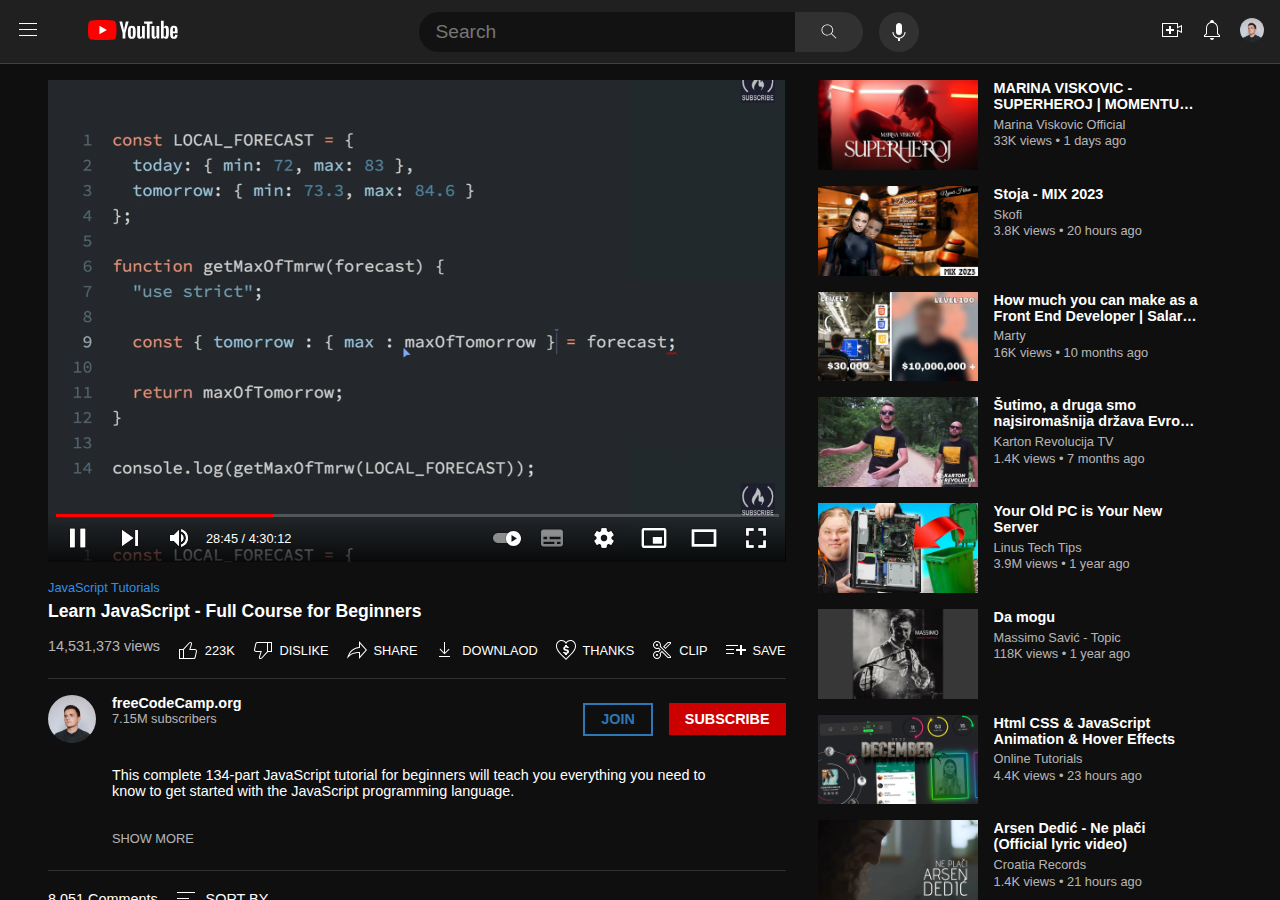
<file: watch/youtube_video.html>
<!DOCTYPE html>
<html lang="en">
  <head>
    <meta charset="UTF-8" />
    <meta http-equiv="X-UA-Compatible" content="IE=edge" />
    <meta name="viewport" content="width=device-width, initial-scale=1.0" />
    <link rel="stylesheet" href="./style.css" />
    <link rel="shortcut icon" href="../favicon.ico" type="image/x-icon" />
    <title>Learn JavaScript - Full Course for Beginners</title>
  </head>
  <body>
    <!-- HEADER -->

    <header class="header">
      <!-- RIGHT SIDE OF HEADER -->

      <a href=""
        ><img src="../assets/menu.svg" alt="Menu" class="header__menu__side"
      /></a>
      <a href="../index.html">
        <img src="../assets/logo.svg" alt="Logo" class="header__logo"
      /></a>

      <!-- CENTERED SEARCH BAR  -->

      <form class="header__search">
        <input type="text" class="header__search-input" placeholder="Search" />
        <button class="header__search__btn">
          <img
            src="../assets/search.svg"
            alt="Search"
            class="header__search__btn-icon"
          />
        </button>
        <button class="header__search__voice">
          <img
            src="../assets/voice.svg"
            alt="Voice search"
            class="header__search__voice__icon"
          />
        </button>
      </form>

      <!-- HEADER NAV BAR WITH CREATE, NOTIFICATIONS AND PROFILE ICONS -->

      <nav class="header__nav">
        <ul class="header__nav-list">
          <li class="header__nav-item">
            <a href="#" class="header__nav-link">
              <img
                src="../assets/create.svg"
                alt="Create"
                class="header__nav-icon"
              />
            </a>
          </li>
          <li class="header__nav-item">
            <a href="#" class="header__nav-link">
              <img
                src="../assets/notification.svg"
                alt="Create"
                class="header__nav-icon"
              />
            </a>
          </li>
          <li class="header__nav-item">
            <a href="#" class="header__nav-link header__nav-icon-profile">
              <img
                src="../assets/profile-image.jfif"
                alt="Create"
                class="header__nav-icon"
              />
            </a>
            <div class="header__nav-item-profile">
              <div class="header__nav-item-profile-about">
                <div class="header__nav-item-profile-about-image">
                  <img src="../assets/profile-image.jfif" alt="profile" />
                </div>
                <div class="header__nav-item-profile-about-info">
                  <span class="header__nav-item-profile-about-info-name"
                    >Mirnes Zahirović</span
                  >
                  <span class="header__nav-item-profile-about-info-email"
                    >contact@mirneszahirovic.me</span
                  >
                  <a href="#">Manage your Google Account</a>
                </div>
              </div>
              <nav class="header__nav-item-profile-nav">
                <ul class="header__nav-item-profile-nav-list">
                  <li class="header__nav-item-profile-nav-list-item">
                    <a
                      href="#"
                      class="header__nav-item-profile-nav-list-item-link"
                    >
                      <img
                        src="../assets/your-channel.svg"
                        alt=""
                        class="header__nav-item-profile-nav-list-item-link-img"
                      />
                      <span
                        class="header__nav-item-profile-nav-list-item-link-text"
                        >Your channel</span
                      >
                    </a>
                  </li>
                  <li class="header__nav-item-profile-nav-list-item">
                    <a
                      href="#"
                      class="header__nav-item-profile-nav-list-item-link"
                    >
                      <img
                        src="../assets/youtube-studio.svg"
                        alt=""
                        class="header__nav-item-profile-nav-list-item-link-img"
                      />
                      <span
                        class="header__nav-item-profile-nav-list-item-link-text"
                        >YouTube Studio</span
                      >
                    </a>
                  </li>
                  <li class="header__nav-item-profile-nav-list-item">
                    <a
                      href="#"
                      class="header__nav-item-profile-nav-list-item-link"
                    >
                      <img
                        src="../assets/switch-accounts.svg"
                        alt=""
                        class="header__nav-item-profile-nav-list-item-link-img"
                      />
                      <span
                        class="header__nav-item-profile-nav-list-item-link-text"
                        >Switch accounts</span
                      >
                    </a>
                  </li>
                  <li class="header__nav-item-profile-nav-list-item">
                    <a
                      href="#"
                      class="header__nav-item-profile-nav-list-item-link"
                    >
                      <img
                        src="../assets/signout.svg"
                        alt=""
                        class="header__nav-item-profile-nav-list-item-link-img"
                      />
                      <span
                        class="header__nav-item-profile-nav-list-item-link-text"
                        >Sign out</span
                      >
                    </a>
                  </li>
                </ul>
              </nav>
              <nav class="header__nav-item-profile-nav">
                <ul class="header__nav-item-profile-nav-list">
                  <li class="header__nav-item-profile-nav-list-item">
                    <a
                      href="#"
                      class="header__nav-item-profile-nav-list-item-link"
                    >
                      <img
                        src="../assets/pruchases.svg"
                        alt=""
                        class="header__nav-item-profile-nav-list-item-link-img"
                      />
                      <span
                        class="header__nav-item-profile-nav-list-item-link-text"
                        >Purchases and memberships
                      </span>
                    </a>
                  </li>
                  <li class="header__nav-item-profile-nav-list-item">
                    <a
                      href="#"
                      class="header__nav-item-profile-nav-list-item-link"
                    >
                      <img
                        src="../assets/your-data.svg"
                        alt=""
                        class="header__nav-item-profile-nav-list-item-link-img"
                      />
                      <span
                        class="header__nav-item-profile-nav-list-item-link-text"
                        >Your data in YouTube</span
                      >
                    </a>
                  </li>
                </ul>
              </nav>
              <nav class="header__nav-item-profile-nav">
                <ul class="header__nav-item-profile-nav-list">
                  <li class="header__nav-item-profile-nav-list-item">
                    <a
                      href="#"
                      class="header__nav-item-profile-nav-list-item-link"
                    >
                      <img
                        src="../assets/appearance.svg"
                        alt=""
                        class="header__nav-item-profile-nav-list-item-link-img"
                      />
                      <span
                        class="header__nav-item-profile-nav-list-item-link-text"
                        >Appearance: Device theme
                      </span>
                    </a>
                  </li>
                  <li class="header__nav-item-profile-nav-list-item">
                    <a
                      href="#"
                      class="header__nav-item-profile-nav-list-item-link"
                    >
                      <img
                        src="../assets/language.svg"
                        alt=""
                        class="header__nav-item-profile-nav-list-item-link-img"
                      />
                      <span
                        class="header__nav-item-profile-nav-list-item-link-text"
                        >Language: British English
                      </span>
                    </a>
                  </li>
                  <li class="header__nav-item-profile-nav-list-item">
                    <a
                      href="#"
                      class="header__nav-item-profile-nav-list-item-link"
                    >
                      <img
                        src="../assets/restricted.svg"
                        alt=""
                        class="header__nav-item-profile-nav-list-item-link-img"
                      />
                      <span
                        class="header__nav-item-profile-nav-list-item-link-text"
                        >Restricted Mode: Off
                      </span>
                    </a>
                  </li>
                  <li class="header__nav-item-profile-nav-list-item">
                    <a
                      href="#"
                      class="header__nav-item-profile-nav-list-item-link"
                    >
                      <img
                        src="../assets/location.svg"
                        alt=""
                        class="header__nav-item-profile-nav-list-item-link-img"
                      />
                      <span
                        class="header__nav-item-profile-nav-list-item-link-text"
                        >Location: Bosnia and Herzegovina
                      </span>
                    </a>
                  </li>
                  <li class="header__nav-item-profile-nav-list-item">
                    <a
                      href="#"
                      class="header__nav-item-profile-nav-list-item-link"
                    >
                      <img
                        src="../assets/keyboard-shortcuts.svg"
                        alt=""
                        class="header__nav-item-profile-nav-list-item-link-img"
                      />
                      <span
                        class="header__nav-item-profile-nav-list-item-link-text"
                        >Keyboard shortcuts
                      </span>
                    </a>
                  </li>
                </ul>
              </nav>
              <nav class="header__nav-item-profile-nav">
                <ul class="header__nav-item-profile-nav-list">
                  <li class="header__nav-item-profile-nav-list-item">
                    <a
                      href="#"
                      class="header__nav-item-profile-nav-list-item-link"
                    >
                      <img
                        src="../assets/settings.svg"
                        alt=""
                        class="header__nav-item-profile-nav-list-item-link-img"
                      />
                      <span
                        class="header__nav-item-profile-nav-list-item-link-text"
                        >Settings
                      </span>
                    </a>
                  </li>
                </ul>
              </nav>
              <nav class="header__nav-item-profile-nav">
                <ul class="header__nav-item-profile-nav-list">
                  <li class="header__nav-item-profile-nav-list-item">
                    <a
                      href="#"
                      class="header__nav-item-profile-nav-list-item-link"
                    >
                      <img
                        src="../assets/help.svg"
                        alt=""
                        class="header__nav-item-profile-nav-list-item-link-img"
                      />
                      <span
                        class="header__nav-item-profile-nav-list-item-link-text"
                        >Help
                      </span>
                    </a>
                  </li>
                  <li class="header__nav-item-profile-nav-list-item">
                    <a
                      href="#"
                      class="header__nav-item-profile-nav-list-item-link"
                    >
                      <img
                        src="../assets/send-feedback.svg"
                        alt=""
                        class="header__nav-item-profile-nav-list-item-link-img"
                      />
                      <span
                        class="header__nav-item-profile-nav-list-item-link-text"
                        >Send feedback
                      </span>
                    </a>
                  </li>
                </ul>
              </nav>
            </div>
          </li>
        </ul>
      </nav>
    </header>

    <!-- TABLET AND MOBILE HEADER-->

    <header class="header__mobile">
      <div class="header__mobile__search">
        <input type="text" class="header__mobile__search-input" />
      </div>
      <div class="header__mobile__logo">
        <a href="../index.html">
          <img
            src="../assets/logo.svg"
            alt="Logo"
            class="header__mobile__logo-img"
          />
        </a>
      </div>
      <div class="header__mobile__right-side">
        <img
          src="../assets/search.svg"
          alt="Search"
          class="header__mobile__right-side-search-img"
        />
        <img
          src="../assets/profile-image.jfif"
          alt=""
          class="header__mobile__right-side-profile"
        />
      </div>
    </header>

    <main class="main">
      <div class="main__video">
        <div class="main__video__player">
          <div class="main__video__player__controls">
            <div class="main__video__player__controls__track">
              <div class="main__video__player__controls__track-current"></div>
            </div>
            <div class="main__video__player__controls__first-group">
              <img
                src="./assets/pause.svg"
                alt=""
                class="main__video__player__controls__first-group-pause"
              />
              <img
                src="./assets/next.svg"
                alt=""
                class="main__video__player__controls__first-group-next"
              />
              <img
                src="./assets/volume.svg"
                alt=""
                class="main__video__player__controls__first-group-volume"
              />
              <span class="main__video__player__controls__first-group-time"
                >28:45 / 4:30:12</span
              >
            </div>
            <div class="main__video__player__controls__second-group">
              <img
                src="./assets/autoplay.svg"
                alt=""
                class="main__video__player__controls-second-group-autplay"
              />
              <img
                src="./assets/subtitles.svg"
                alt=""
                class="main__video__player__controls-second-group-subtitles"
              />
              <img
                src="./assets/settings.svg"
                alt=""
                class="main__video__player__controls-second-group-settings"
              />
              <img
                src="./assets/pip.svg"
                alt=""
                class="main__video__player__controls-second-group-pip"
              />
              <img
                src="./assets/cinema.svg"
                alt=""
                class="main__video__player__controls-second-group-cinema"
              />
              <img
                src="./assets/fullscreen.svg"
                alt=""
                class="main__video__player__controls-second-group-fullscreen"
              />
            </div>
          </div>
        </div>
        <div class="main__video__about">
          <div class="main__video__about__title">
            <a class="main__video__about__title-tag" href="#"
              >JavaScript Tutorials</a
            >
            <h4 class="main__video__about__title-text">
              Learn JavaScript - Full Course for Beginners
            </h4>
          </div>
          <div class="main__video__about__actions">
            <span class="main__video__about__actions-views"
              >14,531,373 views
            </span>
            <button class="main__video__about__actions-button">
              <img
                src="./assets/like.svg"
                alt=""
                class="main__video__about__actions-button-img"
              />
              <span class="main__video__about__actions-button-text">223K</span>
            </button>
            <button class="main__video__about__actions-button">
              <img
                src="./assets/dislike.svg"
                alt=""
                class="main__video__about__actions-button-img"
              />
              <span class="main__video__about__actions-button-text"
                >DISLIKE</span
              >
            </button>
            <button class="main__video__about__actions-button">
              <img
                src="./assets/share.svg"
                alt=""
                class="main__video__about__actions-button-img"
              />
              <span class="main__video__about__actions-button-text">SHARE</span>
            </button>
            <button class="main__video__about__actions-button">
              <img
                src="./assets/download.svg"
                alt=""
                class="main__video__about__actions-button-img"
              />
              <span class="main__video__about__actions-button-text"
                >DOWNLAOD</span
              >
            </button>
            <button class="main__video__about__actions-button">
              <img
                src="./assets/thanks.svg"
                alt=""
                class="main__video__about__actions-button-img"
              />
              <span class="main__video__about__actions-button-text"
                >THANKS</span
              >
            </button>
            <button class="main__video__about__actions-button">
              <img
                src="./assets/clip.svg"
                alt=""
                class="main__video__about__actions-button-img"
              />
              <span class="main__video__about__actions-button-text">CLIP</span>
            </button>
            <button class="main__video__about__actions-button">
              <img
                src="./assets/save.svg"
                alt=""
                class="main__video__about__actions-button-img"
              />
              <span class="main__video__about__actions-button-text">SAVE</span>
            </button>
          </div>
          <div class="main__video__about__description">
            <div class="main__video__about__description__heading">
              <div class="main__video__about__description__heading-channel">
                <img
                  src="../assets/profile-image.jfif"
                  alt=""
                  class="main__video__about__description__heading-channel-img"
                />
                <div
                  class="main__video__about__description__heading-channel-about"
                >
                  <span
                    class="main__video__about__description__heading-channel-about-name"
                    >freeCodeCamp.org</span
                  >
                  <span
                    class="main__video__about__description__heading-channel-about-subs"
                    >7.15M subscribers</span
                  >
                </div>
              </div>
              <div
                class="main__video__about__description__heading-channel-actions"
              >
                <button
                  class="main__video__about__description__heading-channel-actions-join"
                >
                  JOIN
                </button>
                <button
                  class="main__video__about__description__heading-channel-actions-subscribe"
                >
                  SUBSCRIBE
                </button>
              </div>
            </div>
            <div class="main__video__about__description__box">
              <p class="main__video__about__description__box-text">
                This complete 134-part JavaScript tutorial for beginners will
                teach you everything you need to know to get started with the
                JavaScript programming language.
              </p>
              <a href="#" class="main__video__about__description__box_show-more"
                >SHOW MORE</a
              >
            </div>
          </div>
        </div>
        <div class="main__video__comments">
          <div class="main__video__comments__heading">
            <span class="main__video__comments__heading-comments-number"
              >8,051 Comments</span
            >
            <div class="main__video__comments__heading-sort">
              <img
                src="./assets/sort-commetns.svg"
                alt=""
                class="main__video__comments__heading-sort-img"
              />
              <span class="main__video__comments__heading-sort-text"
                >SORT BY</span
              >
            </div>
          </div>
          <div class="main__video__comments__add">
            <img
              src="../assets/profile-image.jfif"
              alt=""
              class="main__video__comments__add-channel-image"
            />
            <div class="main__video__comments__add-field">
              <input
                type="text"
                class="main__video__comments__add-field-input"
                placeholder="Add Comment"
              />
              <div class="main__video__comments__add-field__actions">
                <span class="main__video__comments__add-field__actions-emoji"
                  >😄</span
                >
                <button
                  class="main__video__comments__add-field__actions-cancel"
                >
                  Cancel
                </button>
                <button
                  class="main__video__comments__add-field__actions-comment"
                >
                  Comment
                </button>
              </div>
            </div>
          </div>

          <div class="main__video__comments__all">
            <div class="main__video__comments__all-comment">
              <img
                src="../assets/profile-image.jfif"
                alt=""
                class="main__video__comments__all-comment-img"
              />
              <div class="main__video__comments__all__comment__content">
                <div
                  class="main__video__comments__all__comment__content__heading"
                >
                  <span
                    class="main__video__comments__all__comment__content__heading-channel"
                    >Zizyo</span
                  >
                  <span
                    class="main__video__comments__all__comment__content__heading-time"
                    >3 days ago</span
                  >
                </div>
                <span class="main__video__comments__all__comment__content-text">
                  Thank you! This is a very helpful tutorial.
                </span>
                <div
                  class="main__video__comments__all__comment__content__actions"
                >
                  <button
                    class="main__video__comments__all__comment__content__actions-like"
                  >
                    <img
                      src="./assets/like.svg"
                      alt=""
                      class="main__video__comments__all__comment__content-actions-like-img"
                      style="display: block"
                    />
                    <span>18</span>
                  </button>
                  <button
                    class="main__video__comments__all__comment__content__actions-like"
                  >
                    <img src="./assets/dislike.svg" alt="" />
                  </button>
                  <span
                    class="main__video__comments__all__comment__content__actions-reply"
                    >REPLY</span
                  >
                </div>
              </div>
            </div>
            <div class="main__video__comments__all-comment">
              <img
                src="../assets/profile-image.jfif"
                alt=""
                class="main__video__comments__all-comment-img"
              />
              <div class="main__video__comments__all__comment__content">
                <div
                  class="main__video__comments__all__comment__content__heading"
                >
                  <span
                    class="main__video__comments__all__comment__content__heading-channel"
                    >Zizyo</span
                  >
                  <span
                    class="main__video__comments__all__comment__content__heading-time"
                    >3 days ago</span
                  >
                </div>
                <span class="main__video__comments__all__comment__content-text">
                  Thank you! This is a very helpful tutorial.
                </span>
                <div
                  class="main__video__comments__all__comment__content__actions"
                >
                  <button
                    class="main__video__comments__all__comment__content__actions-like"
                  >
                    <img
                      src="./assets/like.svg"
                      alt=""
                      class="main__video__comments__all__comment__content-actions-like-img"
                      style="display: block"
                    />
                    <span>18</span>
                  </button>
                  <button
                    class="main__video__comments__all__comment__content__actions-like"
                  >
                    <img src="./assets/dislike.svg" alt="" />
                  </button>
                  <span
                    class="main__video__comments__all__comment__content__actions-reply"
                    >REPLY</span
                  >
                </div>
              </div>
            </div>
            <div class="main__video__comments__all-comment">
              <img
                src="../assets/profile-image.jfif"
                alt=""
                class="main__video__comments__all-comment-img"
              />
              <div class="main__video__comments__all__comment__content">
                <div
                  class="main__video__comments__all__comment__content__heading"
                >
                  <span
                    class="main__video__comments__all__comment__content__heading-channel"
                    >Zizyo</span
                  >
                  <span
                    class="main__video__comments__all__comment__content__heading-time"
                    >3 days ago</span
                  >
                </div>
                <span class="main__video__comments__all__comment__content-text">
                  Thank you! This is a very helpful tutorial.
                </span>
                <div
                  class="main__video__comments__all__comment__content__actions"
                >
                  <button
                    class="main__video__comments__all__comment__content__actions-like"
                  >
                    <img
                      src="./assets/like.svg"
                      alt=""
                      class="main__video__comments__all__comment__content-actions-like-img"
                      style="display: block"
                    />
                    <span>18</span>
                  </button>
                  <button
                    class="main__video__comments__all__comment__content__actions-like"
                  >
                    <img src="./assets/dislike.svg" alt="" />
                  </button>
                  <span
                    class="main__video__comments__all__comment__content__actions-reply"
                    >REPLY</span
                  >
                </div>
              </div>
            </div>
            <div class="main__video__comments__all-comment">
              <img
                src="../assets/profile-image.jfif"
                alt=""
                class="main__video__comments__all-comment-img"
              />
              <div class="main__video__comments__all__comment__content">
                <div
                  class="main__video__comments__all__comment__content__heading"
                >
                  <span
                    class="main__video__comments__all__comment__content__heading-channel"
                    >Zizyo</span
                  >
                  <span
                    class="main__video__comments__all__comment__content__heading-time"
                    >3 days ago</span
                  >
                </div>
                <span class="main__video__comments__all__comment__content-text">
                  Thank you! This is a very helpful tutorial.
                </span>
                <div
                  class="main__video__comments__all__comment__content__actions"
                >
                  <button
                    class="main__video__comments__all__comment__content__actions-like"
                  >
                    <img
                      src="./assets/like.svg"
                      alt=""
                      class="main__video__comments__all__comment__content-actions-like-img"
                      style="display: block"
                    />
                    <span>18</span>
                  </button>
                  <button
                    class="main__video__comments__all__comment__content__actions-like"
                  >
                    <img src="./assets/dislike.svg" alt="" />
                  </button>
                  <span
                    class="main__video__comments__all__comment__content__actions-reply"
                    >REPLY</span
                  >
                </div>
              </div>
            </div>
            <div class="main__video__comments__all-comment">
              <img
                src="../assets/profile-image.jfif"
                alt=""
                class="main__video__comments__all-comment-img"
              />
              <div class="main__video__comments__all__comment__content">
                <div
                  class="main__video__comments__all__comment__content__heading"
                >
                  <span
                    class="main__video__comments__all__comment__content__heading-channel"
                    >Zizyo</span
                  >
                  <span
                    class="main__video__comments__all__comment__content__heading-time"
                    >3 days ago</span
                  >
                </div>
                <span class="main__video__comments__all__comment__content-text">
                  Thank you! This is a very helpful tutorial.
                </span>
                <div
                  class="main__video__comments__all__comment__content__actions"
                >
                  <button
                    class="main__video__comments__all__comment__content__actions-like"
                  >
                    <img
                      src="./assets/like.svg"
                      alt=""
                      class="main__video__comments__all__comment__content-actions-like-img"
                      style="display: block"
                    />
                    <span>18</span>
                  </button>
                  <button
                    class="main__video__comments__all__comment__content__actions-like"
                  >
                    <img src="./assets/dislike.svg" alt="" />
                  </button>
                  <span
                    class="main__video__comments__all__comment__content__actions-reply"
                    >REPLY</span
                  >
                </div>
              </div>
            </div>
            <div class="main__video__comments__all-comment">
              <img
                src="../assets/profile-image.jfif"
                alt=""
                class="main__video__comments__all-comment-img"
              />
              <div class="main__video__comments__all__comment__content">
                <div
                  class="main__video__comments__all__comment__content__heading"
                >
                  <span
                    class="main__video__comments__all__comment__content__heading-channel"
                    >Zizyo</span
                  >
                  <span
                    class="main__video__comments__all__comment__content__heading-time"
                    >3 days ago</span
                  >
                </div>
                <span class="main__video__comments__all__comment__content-text">
                  Thank you! This is a very helpful tutorial.
                </span>
                <div
                  class="main__video__comments__all__comment__content__actions"
                >
                  <button
                    class="main__video__comments__all__comment__content__actions-like"
                  >
                    <img
                      src="./assets/like.svg"
                      alt=""
                      class="main__video__comments__all__comment__content-actions-like-img"
                      style="display: block"
                    />
                    <span>18</span>
                  </button>
                  <button
                    class="main__video__comments__all__comment__content__actions-like"
                  >
                    <img src="./assets/dislike.svg" alt="" />
                  </button>
                  <span
                    class="main__video__comments__all__comment__content__actions-reply"
                    >REPLY</span
                  >
                </div>
              </div>
            </div>
          </div>
        </div>
      </div>
      <div class="main__suggestions">
        <ul class="main__suggestions-list">
          <li class="main__suggestions-list-item">
            <img
              src="../assets/videos/1.webp"
              alt=""
              class="main__suggestions-list-item-thumbnail"
            />
            <div class="main__suggestions-list-item-about">
              <h4 class="main__suggestions-list-item-about-title">
                MARINA VISKOVIC - SUPERHEROJ | MOMENTUM 2023
              </h4>
              <span class="main__suggestions-list-item-about-publisher">
                Marina Viskovic Official
              </span>
              <span class="main__suggestions-list-item-about-views">
                33K views • 1 days ago
              </span>
            </div>
          </li>
          <li class="main__suggestions-list-item">
            <img
              src="../assets/videos/3.webp"
              alt=""
              class="main__suggestions-list-item-thumbnail"
            />
            <div class="main__suggestions-list-item-about">
              <h4 class="main__suggestions-list-item-about-title">
                Stoja - MIX 2023
              </h4>
              <span class="main__suggestions-list-item-about-publisher">
                Skofi
              </span>
              <span class="main__suggestions-list-item-about-views">
                3.8K views • 20 hours ago
              </span>
            </div>
          </li>
          <li class="main__suggestions-list-item">
            <img
              src="../assets/videos/4.webp"
              alt=""
              class="main__suggestions-list-item-thumbnail"
            />
            <div class="main__suggestions-list-item-about">
              <h4 class="main__suggestions-list-item-about-title">
                How much you can make as a Front End Developer | Salary Revealed
              </h4>
              <span class="main__suggestions-list-item-about-publisher">
                Marty
              </span>
              <span class="main__suggestions-list-item-about-views">
                16K views • 10 months ago
              </span>
            </div>
          </li>
          <li class="main__suggestions-list-item">
            <img
              src="../assets/videos/5.webp"
              alt=""
              class="main__suggestions-list-item-thumbnail"
            />
            <div class="main__suggestions-list-item-about">
              <h4 class="main__suggestions-list-item-about-title">
                Šutimo, a druga smo najsiromašnija država Evrope - Karton
                revolucija
              </h4>
              <span class="main__suggestions-list-item-about-publisher">
                Karton Revolucija TV
              </span>
              <span class="main__suggestions-list-item-about-views">
                1.4K views • 7 months ago
              </span>
            </div>
          </li>
          <li class="main__suggestions-list-item">
            <img
              src="../assets/videos/6.webp"
              alt=""
              class="main__suggestions-list-item-thumbnail"
            />
            <div class="main__suggestions-list-item-about">
              <h4 class="main__suggestions-list-item-about-title">
                Your Old PC is Your New Server
              </h4>
              <span class="main__suggestions-list-item-about-publisher">
                Linus Tech Tips
              </span>
              <span class="main__suggestions-list-item-about-views">
                3.9M views • 1 year ago
              </span>
            </div>
          </li>
          <li class="main__suggestions-list-item">
            <img
              src="../assets/videos/7.webp"
              alt=""
              class="main__suggestions-list-item-thumbnail"
            />
            <div class="main__suggestions-list-item-about">
              <h4 class="main__suggestions-list-item-about-title">Da mogu</h4>
              <span class="main__suggestions-list-item-about-publisher">
                Massimo Savić - Topic
              </span>
              <span class="main__suggestions-list-item-about-views">
                118K views • 1 year ago
              </span>
            </div>
          </li>
          <li class="main__suggestions-list-item">
            <img
              src="../assets/videos/8.webp"
              alt=""
              class="main__suggestions-list-item-thumbnail"
            />
            <div class="main__suggestions-list-item-about">
              <h4 class="main__suggestions-list-item-about-title">
                Html CSS & JavaScript Animation & Hover Effects
              </h4>
              <span class="main__suggestions-list-item-about-publisher">
                Online Tutorials
              </span>
              <span class="main__suggestions-list-item-about-views">
                4.4K views • 23 hours ago
              </span>
            </div>
          </li>
          <li class="main__suggestions-list-item">
            <img
              src="../assets/videos/9.webp"
              alt=""
              class="main__suggestions-list-item-thumbnail"
            />
            <div class="main__suggestions-list-item-about">
              <h4 class="main__suggestions-list-item-about-title">
                Arsen Dedić - Ne plači (Official lyric video)
              </h4>
              <span class="main__suggestions-list-item-about-publisher">
                Croatia Records
              </span>
              <span class="main__suggestions-list-item-about-views">
                1.4K views • 21 hours ago
              </span>
            </div>
          </li>
          <li class="main__suggestions-list-item">
            <img
              src="../assets/videos/10.webp"
              alt=""
              class="main__suggestions-list-item-thumbnail"
            />
            <div class="main__suggestions-list-item-about">
              <h4 class="main__suggestions-list-item-about-title">
                Parni Valjak - 30 godina (i to bi bilo to) - drugi dio
              </h4>
              <span class="main__suggestions-list-item-about-publisher">
                HRT Glazba
              </span>
              <span class="main__suggestions-list-item-about-views">
                406K views • 2 years ago
              </span>
            </div>
          </li>
          <li class="main__suggestions-list-item">
            <img
              src="../assets/videos/11.webp"
              alt=""
              class="main__suggestions-list-item-thumbnail"
            />
            <div class="main__suggestions-list-item-about">
              <h4 class="main__suggestions-list-item-about-title">
                Azure DevOps Tutorial for Beginners | CI/CD with Azure Pipelines
              </h4>
              <span class="main__suggestions-list-item-about-publisher">
                TechWorld with Nana
              </span>
              <span class="main__suggestions-list-item-about-views">
                303K views • 6 months ago
              </span>
            </div>
          </li>
          <li class="main__suggestions-list-item">
            <img
              src="../assets/videos/12.webp"
              alt=""
              class="main__suggestions-list-item-thumbnail"
            />
            <div class="main__suggestions-list-item-about">
              <h4 class="main__suggestions-list-item-about-title">
                KAKO JE SVE POČELO - Sony PlayStation 1
              </h4>
              <span class="main__suggestions-list-item-about-publisher">
                Bajtbox
              </span>
              <span class="main__suggestions-list-item-about-views">
                31K views • 2 weeks ago
              </span>
            </div>
          </li>
          <li class="main__suggestions-list-item">
            <img
              src="../assets/videos/13.webp"
              alt=""
              class="main__suggestions-list-item-thumbnail"
            />
            <div class="main__suggestions-list-item-about">
              <h4 class="main__suggestions-list-item-about-title">
                React Redux Full Course for Beginners | Redux Toolkit
                Complete...
              </h4>
              <span class="main__suggestions-list-item-about-publisher">
                Dave Gray
              </span>
              <span class="main__suggestions-list-item-about-views">
                175K views • 8 months ago
              </span>
            </div>
          </li>
          <li class="main__suggestions-list-item">
            <img
              src="../assets/videos/14.webp"
              alt=""
              class="main__suggestions-list-item-thumbnail"
            />
            <div class="main__suggestions-list-item-about">
              <h4 class="main__suggestions-list-item-about-title">
                Is ChatGPT actually useful for coding?;
              </h4>
              <span class="main__suggestions-list-item-about-publisher">
                Web Dev Cody
              </span>
              <span class="main__suggestions-list-item-about-views">
                196K views • 1 month ago
              </span>
            </div>
          </li>
          <li class="main__suggestions-list-item">
            <img
              src="../assets/videos/15.webp"
              alt=""
              class="main__suggestions-list-item-thumbnail"
            />
            <div class="main__suggestions-list-item-about">
              <h4 class="main__suggestions-list-item-about-title">
                C5 dev trends to follow in 2023
              </h4>
              <span class="main__suggestions-list-item-about-publisher">
                Awesome
              </span>
              <span class="main__suggestions-list-item-about-views">
                46K views • 3 weeks ago
              </span>
            </div>
          </li>
          <li class="main__suggestions-list-item">
            <img
              src="../assets/videos/16.webp"
              alt=""
              class="main__suggestions-list-item-thumbnail"
            />
            <div class="main__suggestions-list-item-about">
              <h4 class="main__suggestions-list-item-about-title">
                Learn Python GUI Development for Desktop - PySide6 and Qt
                Tutorial
              </h4>
              <span class="main__suggestions-list-item-about-publisher">
                freeCodeCamp.org
              </span>
              <span class="main__suggestions-list-item-about-views">
                103K views • 1 month ago
              </span>
            </div>
          </li>
        </ul>
      </div>
    </main>
    <footer class="footer__mobile">
      <nav class="footer__mobile__nav">
        <ul class="footer__mobile__nav-list">
          <li class="footer__mobile__nav-list-item">
            <a href="#" class="footer__mobile__nav-list-item-link">
              <img
                src="../assets/home.svg"
                alt=""
                class="footer__mobile__nav-list-item-link-img"
              />
              <span class="footer__mobile__nav-list-item-link-text">Home</span>
            </a>
          </li>
          <li class="footer__mobile__nav-list-item">
            <a href="#" class="footer__mobile__nav-list-item-link">
              <img
                src="../assets/shorts.svg"
                alt=""
                class="footer__mobile__nav-list-item-link-img"
              />
              <span class="footer__mobile__nav-list-item-link-text"
                >Shorts</span
              >
            </a>
          </li>
          <li class="footer__mobile__nav-list-item">
            <a href="#" class="footer__mobile__nav-list-item-link">
              <img
                src="../assets/subscriptions.svg"
                alt=""
                class="footer__mobile__nav-list-item-link-img"
              />
              <span class="footer__mobile__nav-list-item-link-text"
                >Subscirptions</span
              >
            </a>
          </li>
          <li class="footer__mobile__nav-list-item">
            <a href="#" class="footer__mobile__nav-list-item-link">
              <img
                src="../assets/library.svg"
                alt=""
                class="footer__mobile__nav-list-item-link-img"
              />
              <span class="footer__mobile__nav-list-item-link-text"
                >Library</span
              >
            </a>
          </li>
        </ul>
      </nav>
    </footer>
  </body>
</html>
</file>
<file: style.css>
/* GLOBAL STYLE */

* {
  margin: 0;
  padding: 0;
  box-sizing: border-box;
  font-family: "Arial";
}

body {
  height: 100vh;
  background-color: #202020;
}

body::-webkit-scrollbar {
  display: none;
}

a {
  color: white;
  text-decoration: none;
}

/* HEADER */

.header {
  display: flex;
  align-items: center;
  justify-content: space-between;
  height: 4rem;
  padding: 0 1rem;
  border-bottom: 1px solid #424242;
  position: relative;
  z-index: 9999;
}

.header-menu-side {
  justify-self: flex-start;
}

.header__logo {
  justify-self: flex-start;
  margin-right: auto;
  margin-left: 3rem;
}

.header__search {
  display: flex;
  align-self: center;
  justify-self: center;
  margin: 0 auto;
  width: 40%;
}

.header__search-input {
  padding: 0.5rem 1rem;
  font-size: 1.2rem;
  border-radius: 40px 0 0 40px;
  outline: none;
  border: none;
  background-color: #121212;
  width: 100%;
  color: white;
}

.header__search__btn {
  padding: 0.5rem 1.5rem;
  display: flex;
  justify-content: center;
  align-items: center;
  background-color: #313131;
  border-radius: 0 40px 40px 0;
  outline: none;
  border: none;
  cursor: pointer;
}

.header__search__btn-icon {
  width: 1.2rem;
}

.header__search__voice {
  margin-left: 1rem;
  padding: 0.5rem;
  border-radius: 50%;
  display: flex;
  justify-content: center;
  align-items: center;
  background-color: #313131;
  outline: none;
  border: none;
  cursor: pointer;
}

.header__nav {
  display: flex;
  justify-content: center;
  align-items: center;
}

.header__nav-list {
  display: flex;
  justify-content: center;
  align-items: center;
  list-style: none;
  gap: 1rem;
}

.header__nav-icon {
  width: 1.5rem;
  border-radius: 50%;
}

.header__nav-icon-profile:hover + .header__nav-item-profile {
  display: flex;
  flex-direction: column;
}

.header__nav-item-profile {
  width: 20rem;
  height: 90vh;
  background-color: #202020;
  border: 1px solid #414141;
  position: absolute;
  top: 2rem;
  right: 2rem;
  display: none;
  flex-direction: column;
  color: white;
  overflow-y: scroll;
}

.header__nav-item-profile::-webkit-scrollbar {
  width: 0.5rem;
}

.header__nav-item-profile::-webkit-scrollbar-thumb {
  background-color: #6a6a6a;
}

.header__nav-item-profile:hover {
  display: flex;
  flex-direction: column;
}

.header__nav-item-profile-about {
  display: flex;
  gap: 1rem;
  padding: 0.5rem;
  position: sticky;
  top: 0;
  background-color: #202020;
  border-bottom: 1px solid #6a6a6a;
}

.header__nav-item-profile-about-image {
  width: 20%;
}
.header__nav-item-profile-about-image img {
  width: 100%;
  border-radius: 50%;
}

.header__nav-item-profile-about-info {
  display: flex;
  flex-direction: column;
  gap: 0.2rem;
  font-size: 0.9rem;
}

.header__nav-item-profile-about-info a {
  color: #3ea6ff;
  margin: 1rem 0;
}

.header__nav-item-profile-nav {
  border-top: 1px solid #6a6a6a;
  border-bottom: 1px solid #6a6a6a;
  padding: 0.5rem 0;
}

.header__nav-item-profile-nav-list {
  list-style: none;
}

.header__nav-item-profile-nav-list-item {
  cursor: pointer;
  padding: 0.5rem 1rem;
}
.header__nav-item-profile-nav-list-item:hover {
  background-color: #a7a99d2a;
}

.header__nav-item-profile-nav-list-item-link {
  display: flex;
  align-items: center;
  gap: 1rem;
  font-size: 0.9rem;
}

.header__mobile {
  display: none;
}

/* MAIN CONTENT */

.main {
  display: flex;
  height: calc(100vh - 4rem);
  width: 100vw;
}

/* MAIN CONTENT _ SIDEBAR NAV */

.main__nav {
  flex-basis: 18%;
  min-width: 18%;
  overflow-y: hidden;
}

.main__nav:hover {
  overflow-y: scroll;
}

.main__nav::-webkit-scrollbar {
  width: 0.5rem;
}

.main__nav::-webkit-scrollbar-track {
  width: 0.5rem;
  background-color: transparent;
}

.main__nav::-webkit-scrollbar-thumb {
  background-color: #6a6a6a;
  border-radius: 50px;
}

.main__nav__list {
  list-style: none;
  border-bottom: 1px solid #6a6a6a;
  padding: 0.5rem 0;
  padding-right: 0.2rem;
}

.main__nav__list__title {
  color: #a7a99d;
  line-height: 2;
  padding: 0.5rem;
  font-weight: 500;
  font-size: 0.8rem;
}

.main__nav__list-item {
  width: 100%;
}

.main__nav__list-link {
  padding: 0.5rem 1rem;
  display: flex;
  align-items: center;
  text-decoration: none;
  font-size: 0.9rem;
  gap: 1rem;
  color: white;
}

.main__nav__list-icon-profile {
  display: flex;
  align-items: center;
  text-decoration: none;
  font-size: 0.9rem;
  gap: 1rem;
  color: white;
  width: 1.5rem;
  border-radius: 50%;
}

.main__nav__list-link:hover {
  background-color: #6a6a6a;
}

.main__nav__footer {
  display: flex;
  flex-direction: column;
  gap: 1rem;
  padding: 0.5rem;
}

.main__nav__footer__links {
  padding: 0.5rem 1rem;
}

.main__nav__footer__links a {
  display: inline-flex;
  gap: 0.5rem;
  text-align: left;
  text-decoration: none;
  color: white;
  font-size: 0.9rem;
}

.main__nav__footer__copyright {
  display: block;
  padding: 0 0.5rem;
  color: #3b4146;
  font-size: 0.8rem;
}

.main__nav__tablet {
  display: none;
}

/* MAIN VIDEOS */

.main__videos__container {
  flex-basis: 82%;
  overflow-y: scroll;
  background-color: #0f0f0f;
  display: flex;
  flex-direction: column;
  color: white;
  position: relative;
}

.main__videos__container::-webkit-scrollbar {
  width: 1rem;
}

.main__videos__container::-webkit-scrollbar-thumb {
  background-color: #969696;
  border-radius: 50px;
  background-clip: padding-box;
  border: 4px solid rgba(0, 0, 0, 0);
}

.main__videos__container::-webkit-scrollbar-track {
  background-color: #232323;
  display: block;
  padding: 0.3rem;
}

/* MAIN VIDEOS CONTAINER - CATEGORIES */

.main__videos__container__categories {
  max-width: 100%;
  display: flex;
  justify-content: center;
  align-items: center;
  height: 4rem;
  border-bottom: 1px solid #484848;
  position: sticky;
  top: 0;
  background-color: #212121fb;
}

.main__videos__container__categories-list {
  padding: 0.5rem 1rem;
  display: flex;
  color: white;
  list-style: none;
  gap: 1rem;
  overflow: scroll;
}

.main__videos__container__categories-list::-webkit-scrollbar {
  display: none;
}

.main__videos__container__categories-list-item {
  white-space: nowrap;
  padding: 0.5rem 1rem;
  background-color: #383838;
  border-radius: 50px;
  border: 2px solid #484848;
  cursor: pointer;
}

.main__videos__container__categories-list-item:hover {
  background-color: #6f6f6f8e;
  transition: 300ms;
}

.active__link {
  background-color: white;
  color: #202020;
}

/* MAIN VIDEOS - ALL VIDEOS */

.main__videos__container__videos {
  max-width: 100%;
  height: calc(100vh - 8rem);
  display: grid;
  grid-column-gap: 1.5rem;
  grid-row-gap: 2rem;
  grid-template-columns: repeat(4, 1fr);
  padding: 1rem;
}

.main__videos__container__videos__second-group {
  grid-template-rows: auto;
}

.main__videos__container__videos-video {
  display: flex;
  flex-direction: column;
  gap: 0.5rem;
  width: 100%;
  cursor: pointer;
}

.main__videos__container__videos-video-thumbnail {
  object-fit: contain;
  max-width: 100%;
}

.main__videos__container__videos-video-thumbnail-img {
  max-width: 100%;
}

.main__videos__container__videos-video-info {
  width: 100%;
  display: flex;
  gap: 1rem;
}

.main__videos__container__videos-video-info-publisher-image {
  flex-basis: auto;
  border-radius: 50%;
}

.main__videos__container__videos-video-info-publisher-image img {
  width: 2rem;
  border-radius: 50%;
}

.main__videos__container__videos-video-info-other {
  display: flex;
  flex-direction: column;
}

.main__videos__container__videos-video-info-other-title {
  font-size: 0.9rem;
  margin-bottom: 0.5rem;
}

.main__videos__container__videos-video-info-other-publisher {
  font-size: 0.8rem;
  margin-bottom: 0.2rem;
  color: #999999;
}

.main__videos__container__videos-video-info-other-views {
  color: #999999;
  font-size: 0.8rem;
}

/* MAIN VIDEOS - SHORTS */

.main__videos__container__shorts__container {
  width: 100%;
  display: flex;
  flex-direction: column;
  border-top: 2px solid #969696;
  border-bottom: 2px solid #969696;
  padding: 2rem 1rem;
  gap: 2rem;
  margin: 2rem 0;
}

.main__videos__container__shorts__container-logo {
  display: flex;
  align-items: center;
  gap: 0.5rem;
}

.main__videos__container__shorts__container-logo-text {
  font-size: 1.4rem;
}

.main__videos__container__shorts__container__shorts {
  display: flex;
  width: 100%;
  gap: 1.5rem;
}

.main__videos__container__shorts__container__shorts-short {
  width: 100%;
  display: flex;
  flex-direction: column;
  gap: 0.5rem;
}

.main__videos__container__shorts__container__shorts-short-thumbnail {
  width: 100%;
}

.main__videos__container__shorts__container__shorts-short-title {
  font-size: 0.8rem;
}

.main__videos__container__shorts__container__shorts-short-views {
  font-size: 0.8rem;
  color: #969696;
}

/* FOOTER */

.footer__mobile {
  display: none;
}

/* RESPONSIVE */

@media only screen and (max-width: 1312px) {
  /* TABLET NAVBAR */

  .main__nav {
    display: none;
  }

  .main__nav__tablet {
    display: flex;
    width: 5rem;
    justify-content: center;
    padding: 1rem 0.2rem;
  }

  .main__nav__tablet-list {
    display: flex;
    flex-direction: column;
    list-style: none;
    gap: 1rem;
  }

  .main__nav__tablet-list-item-link {
    display: flex;
    flex-direction: column;
    align-items: center;
    gap: 0.5rem;
    text-decoration: none;
    color: white;
    padding: 0.5rem 0;
  }

  .main__nav__tablet-list-item-link:hover {
    background-color: #a7a99d;
  }

  .main__nav__tablet-list-item-link-text {
    font-size: 0.6rem;
  }

  /* TABLET VIDEO CONTAINER GRID */

  .main__videos__container {
    flex-basis: auto;
  }
}

@media only screen and (max-width: 1127px) {
  .main__videos__container__videos {
    grid-template-columns: repeat(3, 1fr);
    grid-template-rows: repeat(2, auto) !important;
    height: auto;
    width: 100%;
  }
}

@media only screen and (max-width: 1028px) {
  .header {
    display: none;
  }
  .header__mobile {
    display: flex;
    justify-content: space-between;
    align-items: center;
    padding: 0.8rem 1rem;
    background-color: #0f0f0f;
    border-bottom: 0.1px solid #6f6f6f;
  }

  .header__mobile__logo-img {
    max-width: 100%;
  }

  .header__mobile__search {
    display: none;
  }

  .header__mobile__right-side {
    display: flex;
    align-items: center;
    gap: 1rem;
  }

  .header__mobile__right-side-search-img {
    cursor: pointer;
    width: 2rem;
  }

  .header__mobile__right-side-profile {
    max-width: 2rem;
    border-radius: 50%;
  }

  .header__mobile__right-side-search-img:hover + .header__mobile__search {
    display: block;
  }

  .main__nav__tablet {
    display: none;
  }

  .main__videos__container__categories {
    background-color: #0f0f0f;
    padding: 0.5rem 0;
  }

  .main__videos__container__videos {
    grid-template-columns: repeat(2, 1fr);
  }

  .main__videos__container::-webkit-scrollbar {
    display: none;
  }

  .main__videos__container__shorts__container {
    display: none;
  }

  .footer__mobile {
    display: flex;
    position: fixed;
    bottom: 0;
    background-color: #0f0f0f;
    width: 100%;
  }

  .footer__mobile__nav {
    width: 100%;
    padding: 0.5rem;
  }

  .footer__mobile__nav-list {
    display: flex;
    width: 100%;
    list-style: none;
    justify-content: space-between;
  }

  .footer__mobile__nav-list-item {
    flex-grow: 1;
  }

  .footer__mobile__nav-list-item-link {
    display: flex;
    flex-direction: column;
    justify-content: center;
    align-items: center;
    width: 100%;
    gap: 0.1rem;
  }

  .footer__mobile__nav-list-item-link-img {
    width: 1.3rem;
  }

  .footer__mobile__nav-list-item-link-text {
    font-size: 0.8rem;
  }
}

@media only screen and (max-width: 480px) {
  .header__mobile__search {
    display: none;
  }

  .main__videos__container__videos {
    grid-template-columns: repeat(1, 1fr);
  }

  .main__videos__container::-webkit-scrollbar {
    display: none;
  }

  .main__videos__container__categories {
    border-bottom: none;
  }

  .main__videos__container__categories-list {
    gap: 0.5rem;
  }

  .main__videos__container__categories-list-item {
    border-radius: 7px;
    font-size: 0.9rem;
  }
}
</file>
<file: watch/style.css>
/* GLOBAL STYLE */

* {
  margin: 0;
  padding: 0;
  box-sizing: border-box;
  font-family: "Arial";
}

body {
  height: 100vh;
  background-color: #202020;
  position: relative;
}

body::-webkit-scrollbar {
  display: none;
}

a {
  color: white;
  text-decoration: none;
}

/* HEADER */

.header {
  display: flex;
  align-items: center;
  justify-content: space-between;
  height: 4rem;
  padding: 0 1rem;
  border-bottom: 1px solid #424242;
  position: relative;
  z-index: 9999;
}

.header-menu-side {
  justify-self: flex-start;
}

.header__logo {
  justify-self: flex-start;
  margin-right: auto;
  margin-left: 3rem;
}

.header__search {
  display: flex;
  align-self: center;
  justify-self: center;
  margin: 0 auto;
  width: 40%;
}

.header__search-input {
  padding: 0.5rem 1rem;
  font-size: 1.2rem;
  border-radius: 40px 0 0 40px;
  outline: none;
  border: none;
  background-color: #121212;
  width: 100%;
  color: white;
}

.header__search__btn {
  padding: 0.5rem 1.5rem;
  display: flex;
  justify-content: center;
  align-items: center;
  background-color: #313131;
  border-radius: 0 40px 40px 0;
  outline: none;
  border: none;
  cursor: pointer;
}

.header__search__btn-icon {
  width: 1.2rem;
}

.header__search__voice {
  margin-left: 1rem;
  padding: 0.5rem;
  border-radius: 50%;
  display: flex;
  justify-content: center;
  align-items: center;
  background-color: #313131;
  outline: none;
  border: none;
  cursor: pointer;
}

.header__nav {
  display: flex;
  justify-content: center;
  align-items: center;
}

.header__nav-list {
  display: flex;
  justify-content: center;
  align-items: center;
  list-style: none;
  gap: 1rem;
}

.header__nav-icon {
  width: 1.5rem;
  border-radius: 50%;
}

.header__nav-icon-profile:hover + .header__nav-item-profile {
  display: flex;
  flex-direction: column;
}

.header__nav-item-profile {
  width: 20rem;
  height: 90vh;
  background-color: #202020;
  border: 1px solid #414141;
  position: absolute;
  top: 2rem;
  right: 2rem;
  display: none;
  flex-direction: column;
  color: white;
  overflow-y: scroll;
}

.header__nav-item-profile::-webkit-scrollbar {
  width: 0.5rem;
}

.header__nav-item-profile::-webkit-scrollbar-thumb {
  background-color: #6a6a6a;
}

.header__nav-item-profile:hover {
  display: flex;
  flex-direction: column;
}

.header__nav-item-profile-about {
  display: flex;
  gap: 1rem;
  padding: 0.5rem;
  position: sticky;
  top: 0;
  background-color: #202020;
  border-bottom: 1px solid #6a6a6a;
}

.header__nav-item-profile-about-image {
  width: 20%;
}
.header__nav-item-profile-about-image img {
  width: 100%;
  border-radius: 50%;
}

.header__nav-item-profile-about-info {
  display: flex;
  flex-direction: column;
  gap: 0.2rem;
  font-size: 0.9rem;
}

.header__nav-item-profile-about-info a {
  color: #3ea6ff;
  margin: 1rem 0;
}

.header__nav-item-profile-nav {
  border-top: 1px solid #6a6a6a;
  border-bottom: 1px solid #6a6a6a;
  padding: 0.5rem 0;
}

.header__nav-item-profile-nav-list {
  list-style: none;
}

.header__nav-item-profile-nav-list-item {
  cursor: pointer;
  padding: 0.5rem 1rem;
}
.header__nav-item-profile-nav-list-item:hover {
  background-color: #a7a99d2a;
}

.header__nav-item-profile-nav-list-item-link {
  display: flex;
  align-items: center;
  gap: 1rem;
  font-size: 0.9rem;
}

.header__mobile {
  display: none;
}

/* MAIN */

.main {
  display: flex;
  padding: 1rem 3rem;
  height: calc(100vh - 4rem);
  background-color: #0f0f0f;
  overflow-y: scroll;
}

.main::-webkit-scrollbar {
  width: 1rem;
}

.main::-webkit-scrollbar-thumb {
  background-color: #969696;
  border-radius: 50px;
  background-clip: padding-box;
  border: 4px solid rgba(0, 0, 0, 0);
}

.main::-webkit-scrollbar-track {
  background-color: #232323;
  display: block;
  padding: 0.3rem;
}

.main__video {
  flex-basis: 70%;
  height: 100%;
}

.main__video__player {
  width: 100%;
  height: 80%;
  background-image: url("../assets/videos/video_player.png");
  background-position: center;
  background-size: contain;
  display: flex;
}

.main__video__player__controls {
  align-self: flex-end;
  width: 100%;
  display: flex;
  align-items: center;
  justify-content: space-between;
  color: white;
  background: rgb(0, 0, 0);
  background: linear-gradient(
    0deg,
    rgba(0, 0, 0, 0.7724089635854342) 0%,
    rgba(255, 255, 255, 0) 100%
  );
  font-size: 0.8rem;
  padding: 0 0.5rem;
  position: relative;
}

.main__video__player__controls img {
  cursor: pointer;
}

.main__video__player__controls__track {
  position: absolute;
  top: 0;
  width: 98%;
  background-color: rgba(175, 175, 175, 0.34);
  height: 3px;
}

.main__video__player__controls__track-current {
  background-color: red;
  height: 100%;
  width: 30%;
}

.main__video__player__controls__first-group {
  display: flex;
  align-items: center;
  gap: 0.5rem;
}
.main__video__player__controls__second-group {
  display: flex;
  align-items: center;
  gap: 0.5rem;
}

.main__video__about__title {
  margin-top: 1rem;
}

.main__video__about__title-tag {
  color: #358ee4;
  font-size: 0.8rem;
}

.main__video__about__title-text {
  color: white;
  font-size: 1.1rem;
  margin-top: 0.3rem;
}

.main__video__about__actions {
  display: flex;
  align-items: flex-start;
  color: white;
  gap: 1rem;
  border-bottom: 1px solid #303030;
  padding: 1rem 0;
}

.main__video__about__actions-views {
  margin-right: auto;
  font-size: 0.9rem;
  color: rgba(255, 255, 255, 0.706);
  white-space: nowrap;
}

.main__video__about__actions-button {
  background-color: transparent;
  color: white;
  outline: none;
  border: none;
  display: flex;
  align-items: center;
  font-size: 0.8rem;
  font-weight: 500;
  gap: 0.3rem;
  cursor: pointer;
}

.main__video__about__description {
  padding: 1rem 0;
  border-bottom: 1px solid #303030;
  width: 100%;
  color: white;
  display: flex;
  flex-direction: column;
  gap: 1rem;
}

.main__video__about__description__heading {
  display: flex;
  justify-content: space-between;
  width: 100%;
}

.main__video__about__description__heading-channel {
  display: flex;
  width: 30%;
  gap: 1rem;
}

.main__video__about__description__heading-channel-img {
  width: 3rem;
  border-radius: 50%;
}

.main__video__about__description__heading-channel-about {
  display: flex;
  flex-direction: column;
}

.main__video__about__description__heading-channel-about-subs {
  font-size: 0.8rem;
  color: rgba(255, 255, 255, 0.706);
}

.main__video__about__description__heading-channel-about-name {
  font-size: 0.9rem;
  font-weight: 600;
}

.main__video__about__description__heading-channel-actions {
  display: flex;
  align-items: center;
  gap: 1rem;
}

.main__video__about__description__heading-channel-actions-join {
  font-size: 0.9rem;
  background-color: transparent;
  border: 2px solid #2f76b4;
  font-weight: 600;
  color: #2f76b4;
  padding: 0.4rem 1rem;
  cursor: pointer;
}

.main__video__about__description__heading-channel-actions-subscribe {
  font-size: 0.9rem;
  background-color: #cc0000;
  border: none;
  font-weight: 600;
  color: white;
  padding: 0.5rem 1rem;
  cursor: pointer;
}

.main__video__about__description__box {
  padding: 0.5rem 4rem;
  font-size: 0.9rem;
}

.main__video__about__description__box_show-more {
  font-weight: 500;
  font-size: 0.8rem;
  display: block;
  margin-top: 2rem;
  color: rgba(255, 255, 255, 0.706);
}

.main__video__comments {
  display: flex;
  flex-direction: column;
  padding-bottom: 5rem;
  width: 100%;
}

.main__video__comments__heading {
  display: flex;
  color: white;
  gap: 1rem;
  align-items: center;
  padding: 1rem 0;
  font-size: 0.9rem;
}

.main__video__comments__heading-sort {
  display: flex;
  align-items: center;
  gap: 0.5rem;
  cursor: pointer;
  font-size: 0.9rem;
  font-weight: 500;
}

.main__video__comments__add {
  display: flex;
  align-items: flex-start;
  gap: 1rem;
  width: 100%;
}

.main__video__comments__add-channel-image {
  width: 4rem;
  border-radius: 50%;
}

.main__video__comments__add-field {
  display: flex;
  flex-direction: column;
  width: 100%;
  gap: 0.5rem;
}

.main__video__comments__add-field-input {
  width: 100%;
  font-size: 1rem;
  padding: 0.5rem 0.5rem 0.2rem 0.5rem;
  background-color: transparent;
  color: white;
  border: none;
  outline: none;
  border-bottom: 1px solid #a7a99d;
}

.main__video__comments__add-field__actions {
  display: flex;
  gap: 0.5rem;
}

.main__video__comments__add-field__actions-emoji {
  margin-right: auto;
  cursor: pointer;
}

.main__video__comments__add-field__actions-cancel {
  padding: 0.5rem 1rem;
  background-color: transparent;
  color: #a7a99d;
  font-size: 0.9rem;
  font-weight: 500;
  border: none;
  cursor: pointer;
  text-transform: uppercase;
}

.main__video__comments__add-field__actions-comment {
  padding: 0.5rem 1rem;
  background-color: #3ea6ff;
  color: black;
  font-size: 0.9rem;
  font-weight: 500;
  border: none;
  cursor: pointer;
  text-transform: uppercase;
  border-radius: 2px;
}

.main__video__comments__all {
  display: flex;
  flex-direction: column;
  color: white;
}

.main__video__comments__all-comment {
  display: flex;
  gap: 1rem;
  margin-top: 2rem;
}

.main__video__comments__all-comment-img {
  width: 3rem;
  height: 3rem;
  border-radius: 50%;
}

.main__video__comments__all__comment__content {
  display: flex;
  flex-direction: column;
  gap: 0.5rem;
  font-size: 0.8rem;
}

.main__video__comments__all__comment__content__heading-channel {
  font-size: 0.8rem;
  font-weight: 600;
}

.main__video__comments__all__comment__content__heading-time {
  font-size: 0.8rem;
}

.main__video__comments__all__comment__content__actions {
  display: flex;
  gap: 1rem;
  align-items: center;
}

.main__video__comments__all__comment__content__actions-like {
  display: flex;
  align-items: center;
  font-size: 1rem;
  background-color: transparent;
  color: white;
  outline: none;
  border: none;
  cursor: pointer;
}

.main__video__comments__all__comment__content__actions-dislike {
  cursor: pointer;
}

.main__video__comments__all__comment__content__actions-reply {
  font-size: 0.9rem;
  color: #a7a99d;
  cursor: pointer;
}

/* MAIN SUGGESTIONS */

.main__suggestions {
  flex-basis: 30%;
  display: flex;
  flex-direction: column;
  gap: 1rem;
  padding: 0 2rem;
}

.main__suggestions-list {
  width: 100%;
  display: flex;
  flex-direction: column;
  gap: 1rem;
  padding-bottom: 1rem;
}

.main__suggestions-list-item {
  display: flex;
  gap: 1rem;
  color: white;
}

.main__suggestions-list-item-thumbnail {
  width: 10rem;
}

.main__suggestions-list-item-about {
  display: flex;
  flex-direction: column;
  gap: 0.1rem;
}

.main__suggestions-list-item-about-title {
  font-size: 0.9rem;
  margin-bottom: 0.2rem;
  display: -webkit-box;
  -webkit-line-clamp: 2; /* number of lines to show */
  line-clamp: 2;
  -webkit-box-orient: vertical;
  overflow: hidden;
  text-overflow: ellipsis;
}

.main__suggestions-list-item-about-publisher {
  font-size: 0.8rem;
  color: rgba(255, 255, 255, 0.706);
}

.main__suggestions-list-item-about-views {
  font-size: 0.8rem;
  color: rgba(255, 255, 255, 0.706);
}

/* FOOTER */

.footer__mobile {
  display: none;
}

@media only screen and (max-width: 1500px) {
  .main__video {
    flex-basis: 60%;
  }

  .main__suggestions {
    flex-basis: 40%;
  }

  .main__video__player {
    height: 60%;
  }
}
@media only screen and (max-width: 1276px) {
  .main {
    flex-direction: column;
    height: auto;
  }

  .main__video {
    flex-basis: 100%;
  }

  .main__suggestions {
    flex-basis: 100%;
  }

  .main__video__player {
    height: 80vh;
  }

  .main__video__comments {
    display: none;
  }
}

@media only screen and (max-width: 1312px) {
  /* TABLET NAVBAR */

  .main__nav {
    display: none;
  }

  .main__nav__tablet {
    display: flex;
    width: 5rem;
    justify-content: center;
    padding: 1rem 0.2rem;
  }

  .main__nav__tablet-list {
    display: flex;
    flex-direction: column;
    list-style: none;
    gap: 1rem;
  }

  .main__nav__tablet-list-item-link {
    display: flex;
    flex-direction: column;
    align-items: center;
    gap: 0.5rem;
    text-decoration: none;
    color: white;
    padding: 0.5rem 0;
  }

  .main__nav__tablet-list-item-link:hover {
    background-color: #a7a99d;
  }

  .main__nav__tablet-list-item-link-text {
    font-size: 0.6rem;
  }
}

/* TABLET VIDEO CONTAINER GRID */

@media only screen and (max-width: 1028px) {
  body {
    height: 100vh;
  }

  .header {
    display: none;
  }
  .header__mobile {
    display: flex;
    justify-content: space-between;
    align-items: center;
    padding: 0.8rem 1rem;
    background-color: #0f0f0f;
    border-bottom: 0.1px solid #6f6f6f;
    position: sticky;
    top: 0;
    z-index: 999;
  }

  .header__mobile__logo-img {
    max-width: 100%;
  }

  .header__mobile__search {
    display: none;
  }

  .header__mobile__right-side {
    display: flex;
    align-items: center;
    gap: 1rem;
  }

  .header__mobile__right-side-search-img {
    cursor: pointer;
    width: 2rem;
  }

  .header__mobile__right-side-profile {
    max-width: 2rem;
    border-radius: 50%;
  }

  .header__mobile__right-side-search-img:hover + .header__mobile__search {
    display: block;
  }

  .main__nav__tablet {
    display: none;
  }

  .footer__mobile {
    display: flex;
    position: fixed;
    bottom: 0;
    background-color: #0f0f0f;
    width: 100%;
  }

  .footer__mobile__nav {
    width: 100%;
    padding: 0.5rem;
  }

  .footer__mobile__nav-list {
    display: flex;
    width: 100%;
    list-style: none;
    justify-content: space-between;
  }

  .footer__mobile__nav-list-item {
    flex-grow: 1;
  }

  .footer__mobile__nav-list-item-link {
    display: flex;
    flex-direction: column;
    justify-content: center;
    align-items: center;
    width: 100%;
    gap: 0.1rem;
  }

  .footer__mobile__nav-list-item-link-img {
    width: 1.3rem;
  }

  .footer__mobile__nav-list-item-link-text {
    font-size: 0.8rem;
  }

  .main__video {
    position: sticky;
    top: 0;
  }

  .main__video__player {
    height: 70vh;
    position: sticky;
    top: 0;
  }

  .main__video__comments {
    display: none;
  }
}

@media only screen and (max-width: 960px) {
  .main {
    padding: 0;
  }

  .main__video__player {
    position: sticky;
    top: 0;
  }

  .main__video__about {
    padding: 0 1rem;
  }

  .header {
    position: sticky;
    top: 0;
  }
}

@media only screen and (max-width: 680px) {
  .main::-webkit-scrollbar {
    display: none;
  }

  .main__video__player__controls__first-group-volume {
    display: none;
  }

  .main__video__player__controls-second-group-pip {
    display: none;
  }

  .main__video__player__controls-second-group-cinema {
    display: none;
  }

  .main__video__about__description__heading {
    flex-wrap: wrap;
    gap: 1rem;
  }

  .main__video__about__description__box {
    padding: 0.5rem;
  }

  .main__video__about__description__heading-channel-actions {
    flex-basis: 100%;
  }

  .main__video__about__actions {
    overflow-x: scroll;
  }

  .main__video__about__actions::-webkit-scrollbar {
    display: none;
  }

  .main__video__player {
    height: 30vh;
  }

  .header__mobile__search {
    display: none;
  }

  .main__suggestions {
    padding: 1rem 0.5rem;
    padding-bottom: 3rem;
  }
}
@media only screen and (max-width: 480px) {
  .header__mobile__search {
    display: none;
  }
}
</file>
